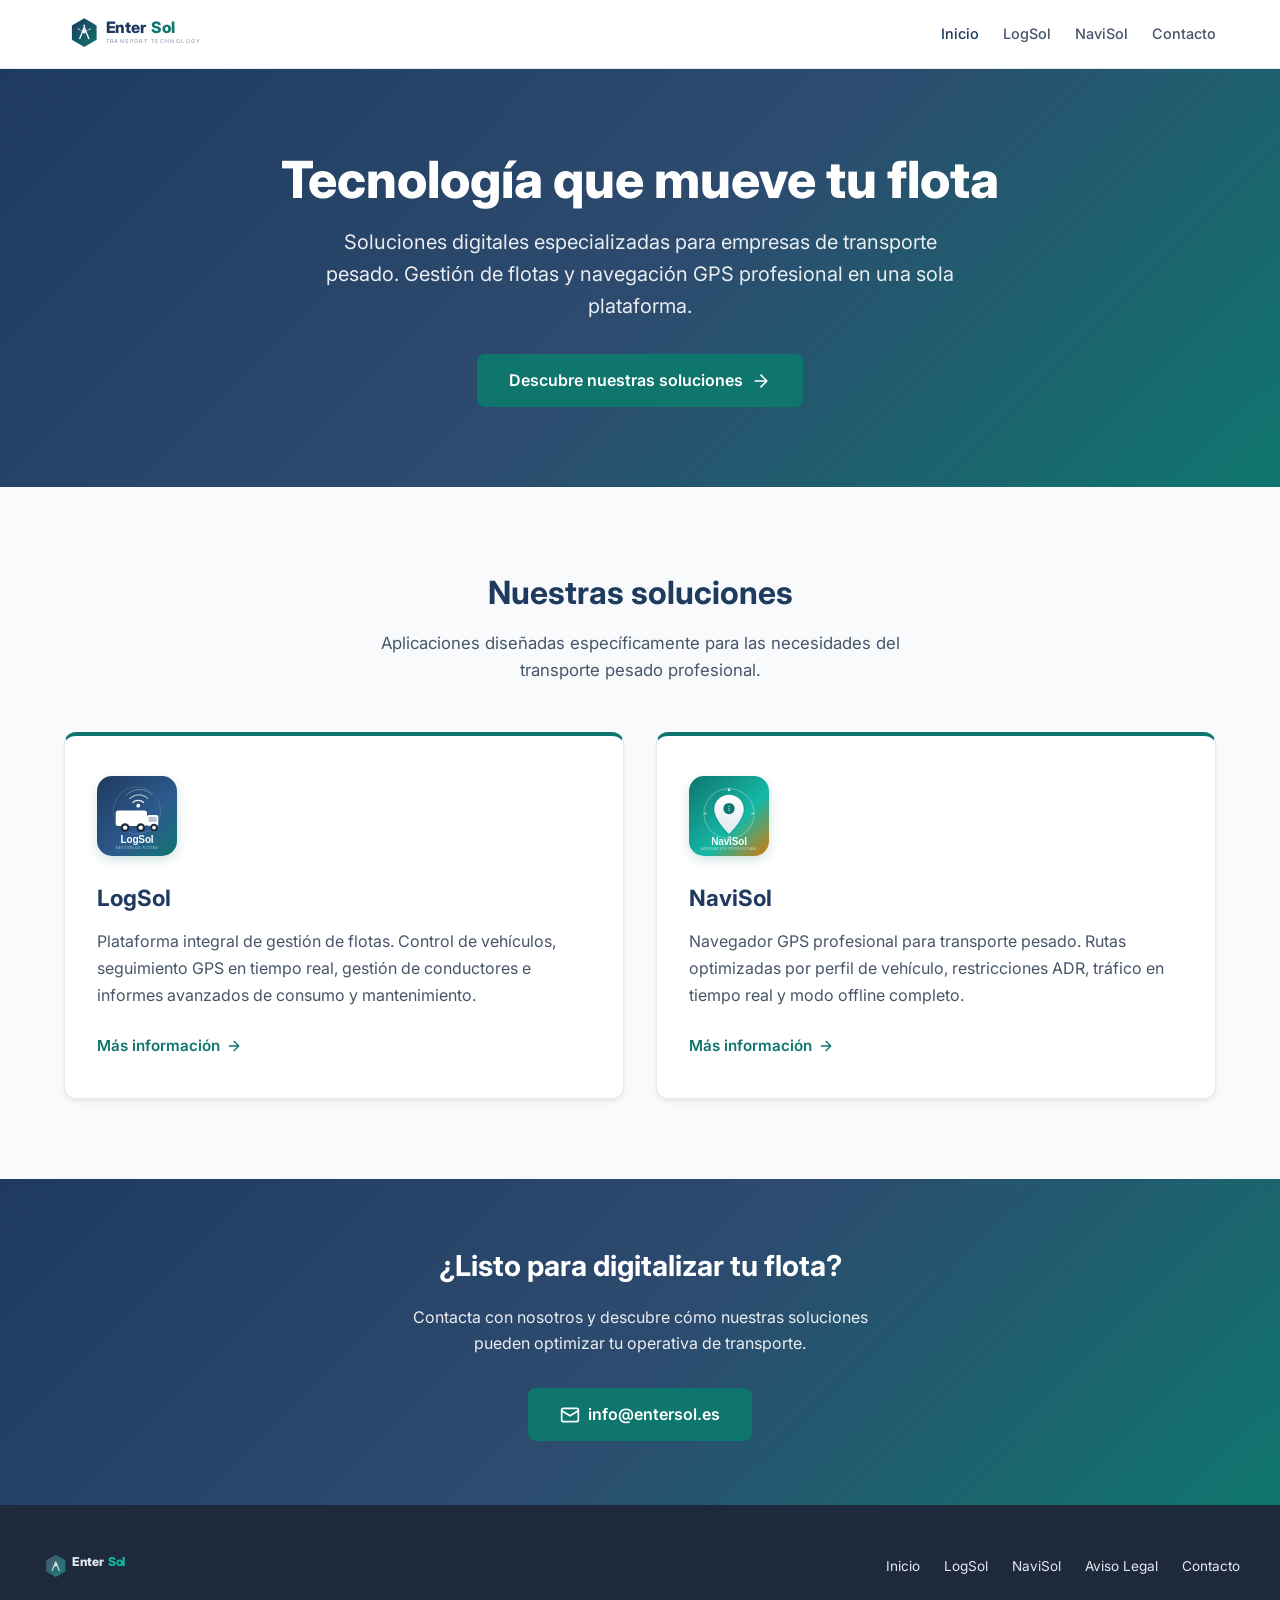
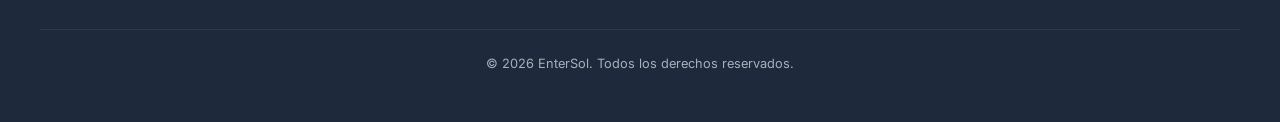
<file: index.html>
<!DOCTYPE html>
<html lang="es">
<head>
  <meta charset="UTF-8">
  <meta name="viewport" content="width=device-width, initial-scale=1.0">
  <meta name="description" content="EnterSol - Soluciones tecnológicas para el transporte pesado. Apps profesionales de gestión de flotas y navegación GPS.">
  <title>EnterSol | Soluciones de Apps para Transporte Pesado</title>
  <link rel="icon" type="image/svg+xml" href="logo-entersol-square.svg">
  <link rel="preconnect" href="https://fonts.googleapis.com">
  <link rel="preconnect" href="https://fonts.gstatic.com" crossorigin>
  <link href="https://fonts.googleapis.com/css2?family=Inter:wght@400;500;600;700;800&display=swap" rel="stylesheet">
  <link rel="stylesheet" href="styles.css">
</head>
<body>

  <!-- Header -->
  <header class="header">
    <div class="header__inner">
      <a href="index.html" class="header__logo">
        <svg viewBox="0 0 320 64" fill="none" xmlns="http://www.w3.org/2000/svg">
          <defs><linearGradient id="hg" x1="0" y1="0" x2="1" y2="1"><stop offset="0%" stop-color="#1e3a5f"/><stop offset="100%" stop-color="#0f766e"/></linearGradient></defs>
          <g transform="translate(6, 2)">
            <path d="M30 2L52 14.7V40.3L30 53 8 40.3V14.7Z" fill="url(#hg)"/>
            <path d="M22 38L30 18L38 38" stroke="white" stroke-width="2.4" fill="none" stroke-linecap="round" stroke-linejoin="round"/>
            <circle cx="30" cy="26" r="3.2" fill="white" opacity="0.95"/>
            <line x1="30" y1="22.8" x2="30" y2="16" stroke="white" stroke-width="1.6" stroke-linecap="round" opacity="0.7"/>
            <line x1="33" y1="25" x2="39" y2="22" stroke="white" stroke-width="1.4" stroke-linecap="round" opacity="0.55"/>
            <line x1="27" y1="25" x2="21" y2="22" stroke="white" stroke-width="1.4" stroke-linecap="round" opacity="0.55"/>
            <circle cx="30" cy="15" r="1.8" fill="white" opacity="0.8"/>
            <circle cx="40" cy="21.5" r="1.6" fill="white" opacity="0.6"/>
            <circle cx="20" cy="21.5" r="1.6" fill="white" opacity="0.6"/>
          </g>
          <text x="74" y="30" font-family="Inter, 'Segoe UI', Arial, sans-serif" font-size="28" font-weight="800" letter-spacing="-0.5" fill="#1e3a5f">Enter</text>
          <text x="155" y="30" font-family="Inter, 'Segoe UI', Arial, sans-serif" font-size="28" font-weight="800" letter-spacing="-0.5" fill="#0f766e">Sol</text>
          <text x="74" y="48" font-family="Inter, 'Segoe UI', Arial, sans-serif" font-size="9.5" font-weight="500" letter-spacing="2.5" fill="#94a3b8">TRANSPORT TECHNOLOGY</text>
        </svg>
      </a>
      <button class="nav__toggle" aria-label="Menú" onclick="document.querySelector('.nav').classList.toggle('nav--open')">
        <svg width="24" height="24" viewBox="0 0 24 24" fill="none" stroke="#1e3a5f" stroke-width="2" stroke-linecap="round">
          <line x1="3" y1="6" x2="21" y2="6"/><line x1="3" y1="12" x2="21" y2="12"/><line x1="3" y1="18" x2="21" y2="18"/>
        </svg>
      </button>
      <nav class="nav">
        <a href="index.html" class="nav__link nav__link--active">Inicio</a>
        <a href="logsol.html" class="nav__link">LogSol</a>
        <a href="navisol.html" class="nav__link">NaviSol</a>
        <a href="#contacto" class="nav__link">Contacto</a>
      </nav>
    </div>
  </header>

  <!-- Hero -->
  <section class="hero">
    <h1 class="hero__title">Tecnología que mueve tu flota</h1>
    <p class="hero__subtitle">Soluciones digitales especializadas para empresas de transporte pesado. Gestión de flotas y navegación GPS profesional en una sola plataforma.</p>
    <a href="#productos" class="hero__cta">
      Descubre nuestras soluciones
      <svg width="20" height="20" viewBox="0 0 24 24" fill="none" stroke="currentColor" stroke-width="2" stroke-linecap="round" stroke-linejoin="round"><path d="M5 12h14M12 5l7 7-7 7"/></svg>
    </a>
  </section>

  <!-- Productos -->
  <section class="section" id="productos">
    <div class="section__header">
      <h2 class="section__title">Nuestras soluciones</h2>
      <p class="section__desc">Aplicaciones diseñadas específicamente para las necesidades del transporte pesado profesional.</p>
    </div>
    <div class="products">
      <!-- LogSol -->
      <article class="product-card">
        <div class="product-card__icon">
          <img src="logo-logsol.svg" alt="LogSol" width="80" height="80">
        </div>
        <h3 class="product-card__name">LogSol</h3>
        <p class="product-card__desc">Plataforma integral de gestión de flotas. Control de vehículos, seguimiento GPS en tiempo real, gestión de conductores e informes avanzados de consumo y mantenimiento.</p>
        <a href="logsol.html" class="product-card__link">
          Más información
          <svg width="16" height="16" viewBox="0 0 24 24" fill="none" stroke="currentColor" stroke-width="2" stroke-linecap="round"><path d="M5 12h14M12 5l7 7-7 7"/></svg>
        </a>
      </article>
      <!-- NaviSol -->
      <article class="product-card">
        <div class="product-card__icon">
          <img src="logo-navisol.svg" alt="NaviSol" width="80" height="80">
        </div>
        <h3 class="product-card__name">NaviSol</h3>
        <p class="product-card__desc">Navegador GPS profesional para transporte pesado. Rutas optimizadas por perfil de vehículo, restricciones ADR, tráfico en tiempo real y modo offline completo.</p>
        <a href="navisol.html" class="product-card__link">
          Más información
          <svg width="16" height="16" viewBox="0 0 24 24" fill="none" stroke="currentColor" stroke-width="2" stroke-linecap="round"><path d="M5 12h14M12 5l7 7-7 7"/></svg>
        </a>
      </article>
    </div>
  </section>

  <!-- Contacto -->
  <section class="cta-section" id="contacto">
    <h2 class="cta-section__title">¿Listo para digitalizar tu flota?</h2>
    <p class="cta-section__desc">Contacta con nosotros y descubre cómo nuestras soluciones pueden optimizar tu operativa de transporte.</p>
    <a href="mailto:info@entersol.es" class="btn btn--accent">
      <svg width="20" height="20" viewBox="0 0 24 24" fill="none" stroke="currentColor" stroke-width="2" stroke-linecap="round" stroke-linejoin="round"><rect x="2" y="4" width="20" height="16" rx="2"/><path d="M22 7l-10 6L2 7"/></svg>
      info@entersol.es
    </a>
  </section>

  <!-- Footer -->
  <footer class="footer">
    <div class="footer__inner">
      <div class="footer__logo">
        <svg viewBox="0 0 320 64" fill="none" xmlns="http://www.w3.org/2000/svg">
          <defs><linearGradient id="fg" x1="0" y1="0" x2="1" y2="1"><stop offset="0%" stop-color="#64748b"/><stop offset="100%" stop-color="#14b8a6"/></linearGradient></defs>
          <g transform="translate(6, 2)">
            <path d="M30 2L52 14.7V40.3L30 53 8 40.3V14.7Z" fill="url(#fg)" opacity="0.6"/>
            <path d="M22 38L30 18L38 38" stroke="white" stroke-width="2.4" fill="none" stroke-linecap="round" stroke-linejoin="round" opacity="0.8"/>
            <circle cx="30" cy="26" r="3.2" fill="white" opacity="0.7"/>
          </g>
          <text x="74" y="30" font-family="Inter, 'Segoe UI', Arial, sans-serif" font-size="28" font-weight="800" letter-spacing="-0.5" fill="#e2e8f0">Enter</text>
          <text x="155" y="30" font-family="Inter, 'Segoe UI', Arial, sans-serif" font-size="28" font-weight="800" letter-spacing="-0.5" fill="#14b8a6">Sol</text>
        </svg>
      </div>
      <div class="footer__links">
        <a href="index.html">Inicio</a>
        <a href="logsol.html">LogSol</a>
        <a href="navisol.html">NaviSol</a>
        <a href="legal.html">Aviso Legal</a>
        <a href="mailto:info@entersol.es">Contacto</a>
      </div>
      <p class="footer__copy">&copy; 2026 EnterSol. Todos los derechos reservados.</p>
    </div>
  </footer>

</body>
</html>
</file>
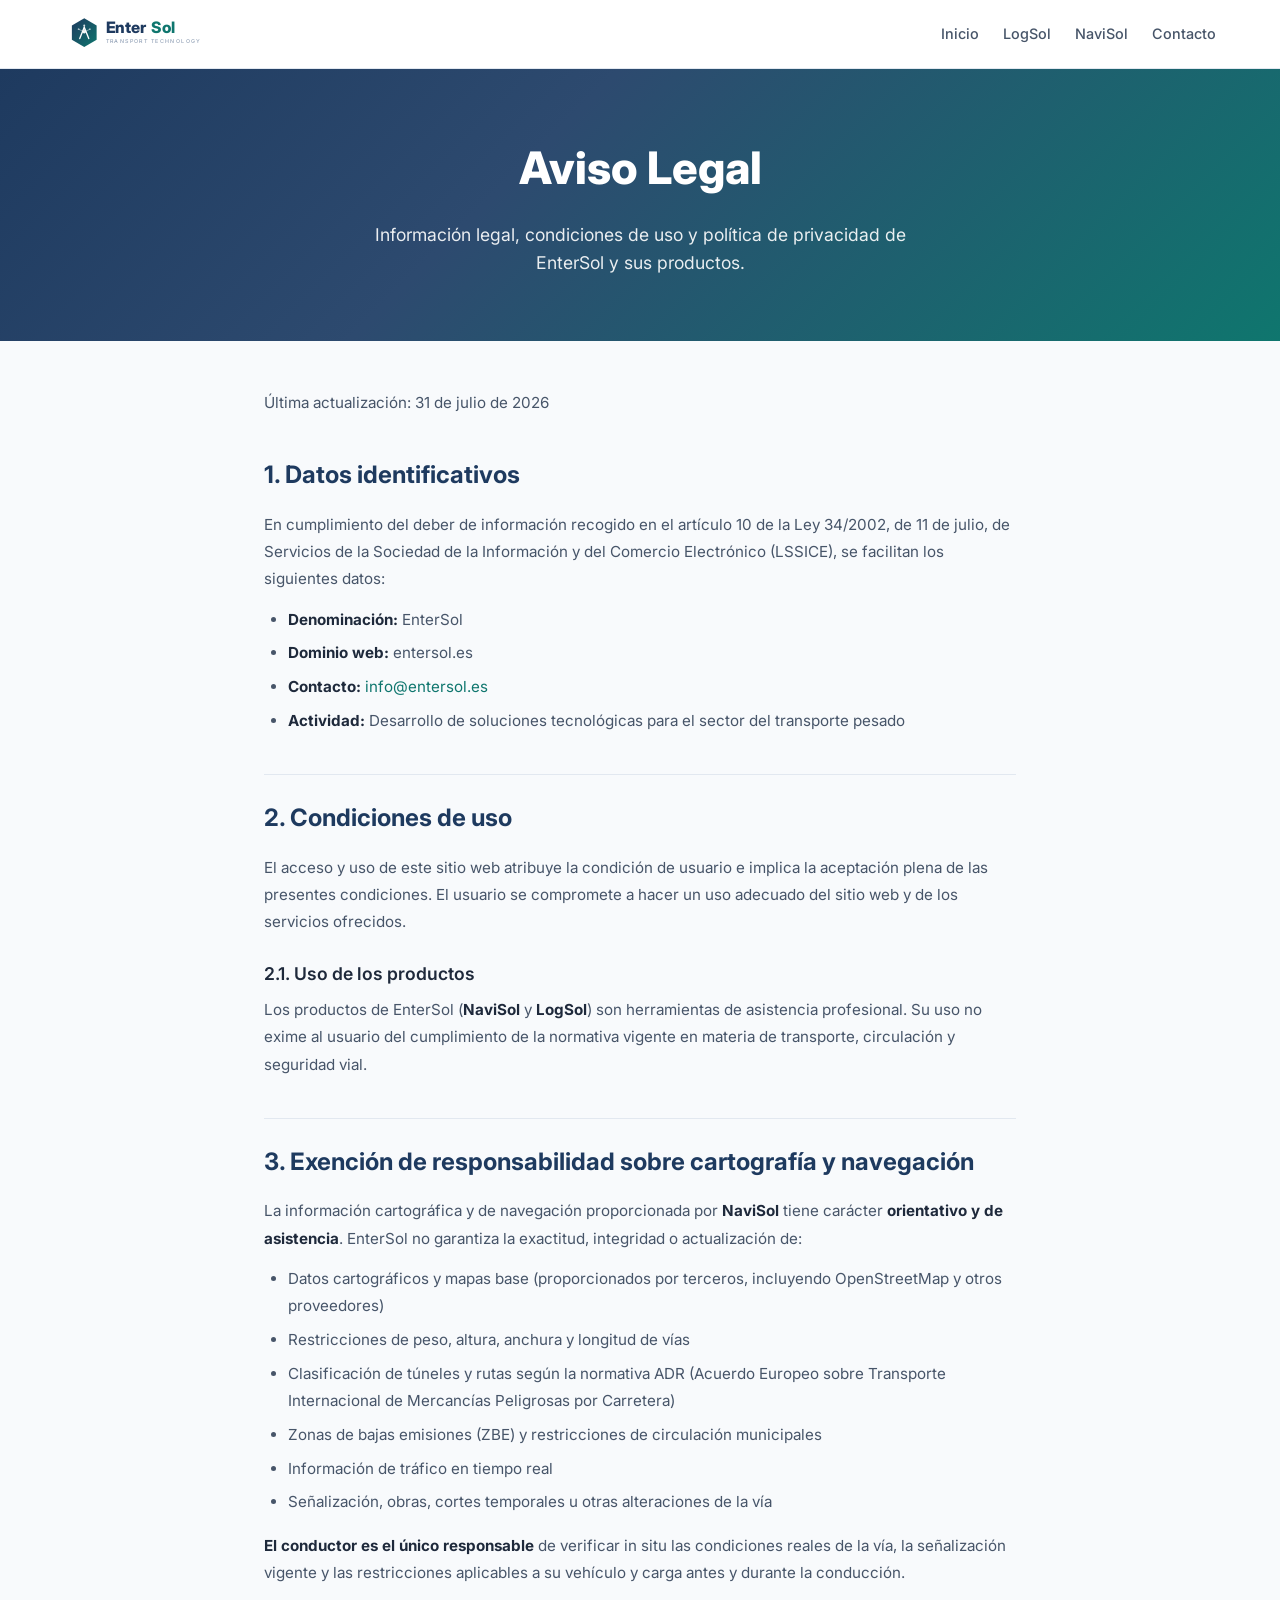
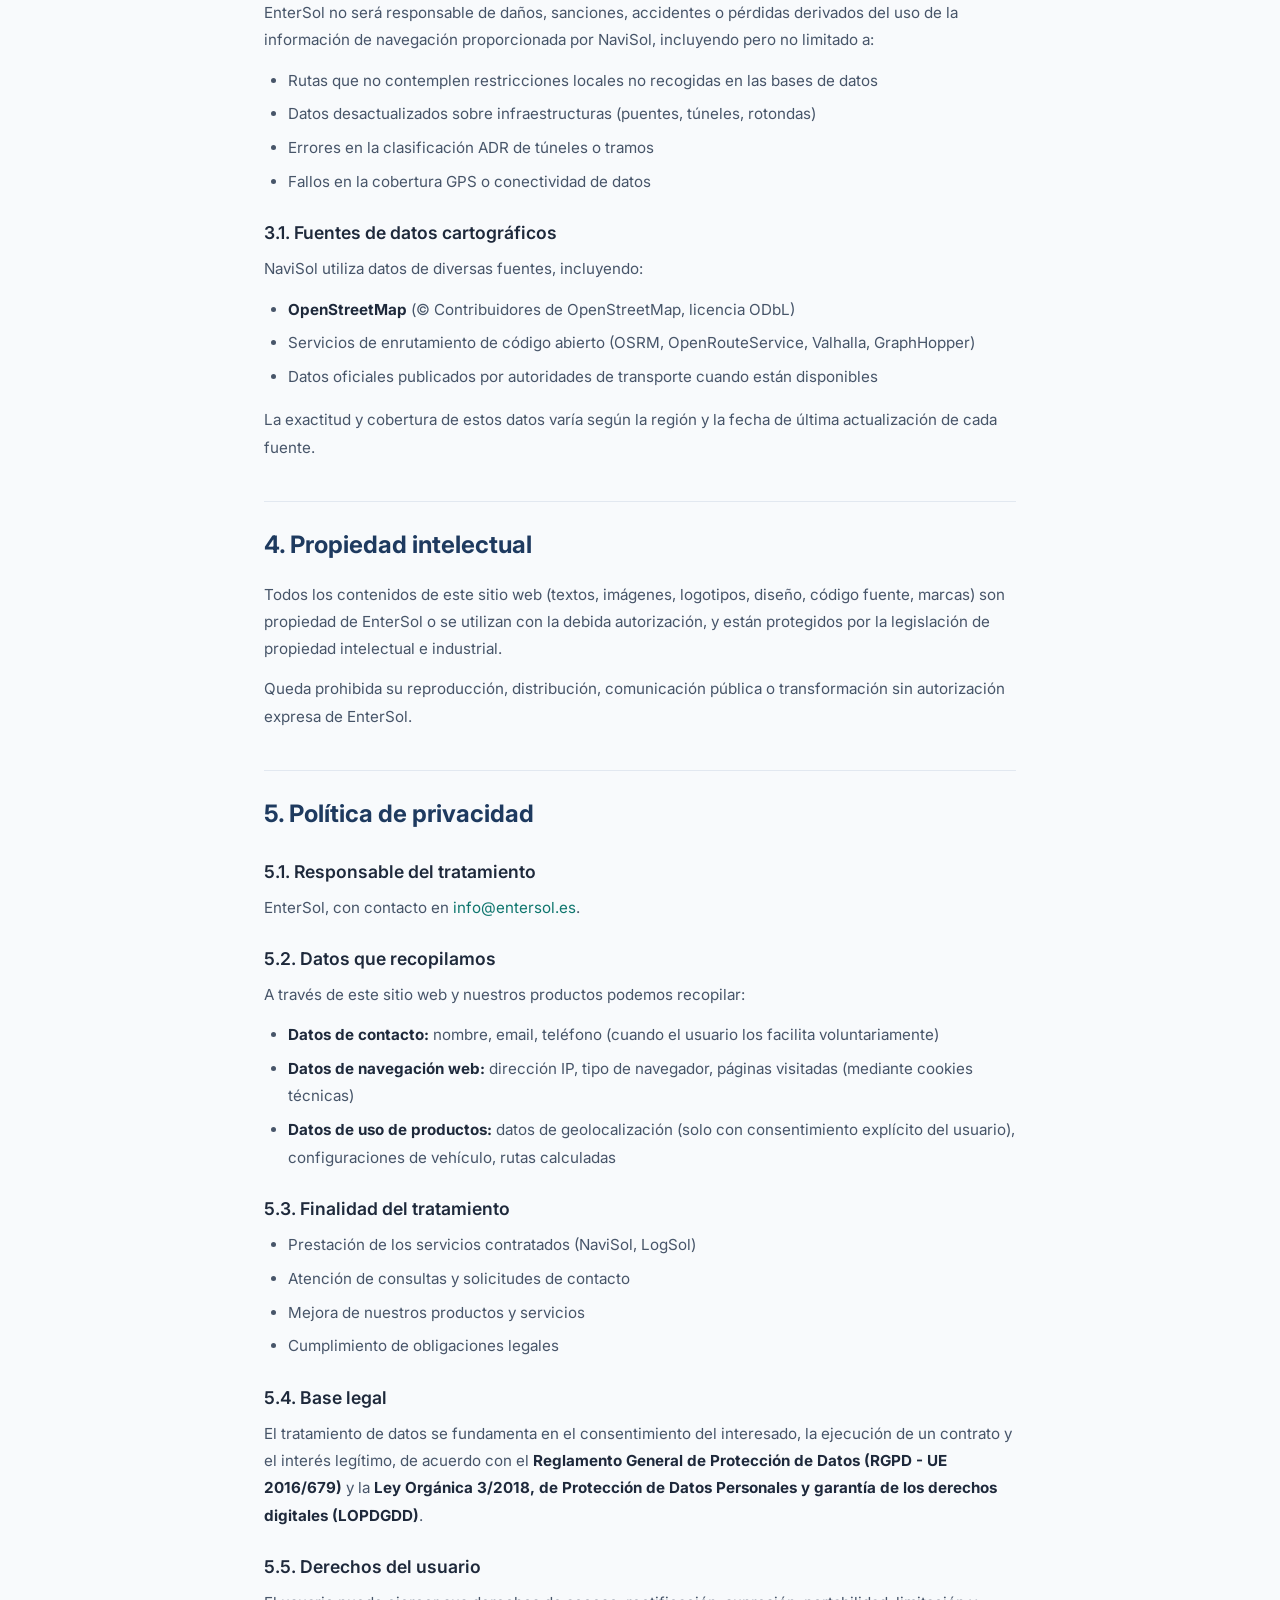
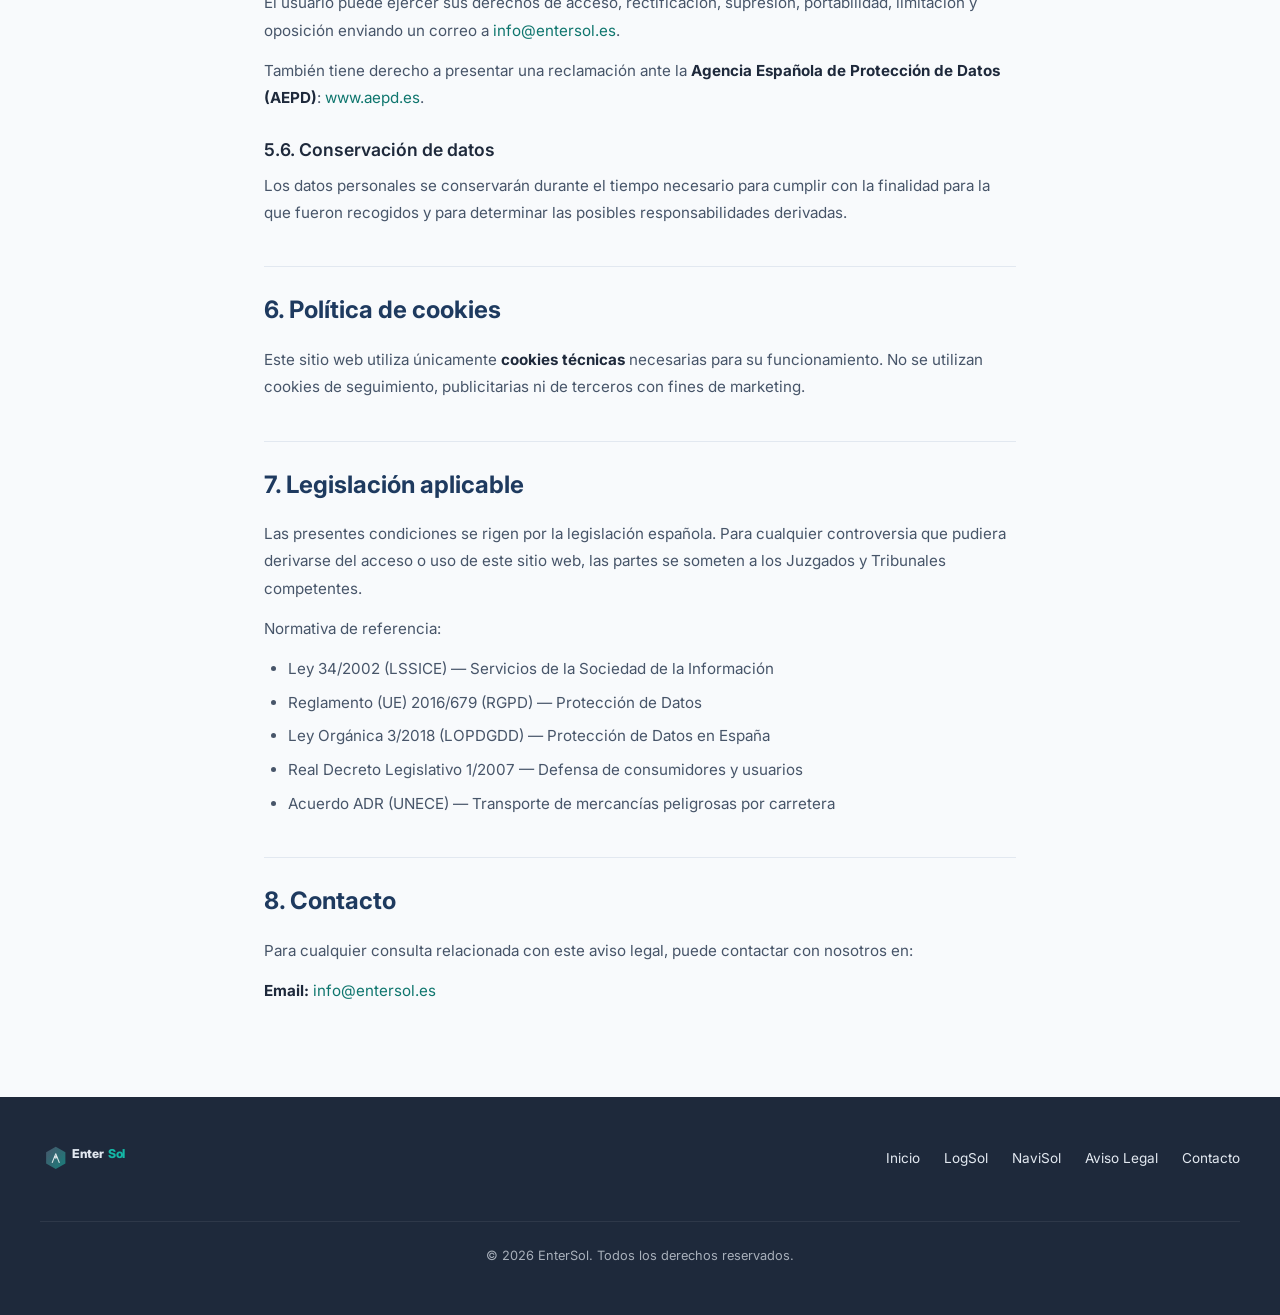
<file: legal.html>
<!DOCTYPE html>
<html lang="es">
<head>
  <meta charset="UTF-8">
  <meta name="viewport" content="width=device-width, initial-scale=1.0">
  <meta name="description" content="Aviso legal, política de privacidad y condiciones de uso de EnterSol y sus productos NaviSol y LogSol.">
  <title>Aviso Legal | EnterSol</title>
  <link rel="icon" type="image/svg+xml" href="logo-entersol-square.svg">
  <link rel="preconnect" href="https://fonts.googleapis.com">
  <link rel="preconnect" href="https://fonts.gstatic.com" crossorigin>
  <link href="https://fonts.googleapis.com/css2?family=Inter:wght@400;500;600;700;800&display=swap" rel="stylesheet">
  <link rel="stylesheet" href="styles.css">
  <style>
    .legal { max-width: 800px; margin: 0 auto; padding: 3rem 1.5rem 5rem; }
    .legal h2 { font-size: 1.5rem; font-weight: 700; color: var(--color-primary); margin-top: 2.5rem; margin-bottom: 1rem; padding-top: 1.5rem; border-top: 1px solid var(--color-gray-200); }
    .legal h2:first-of-type { border-top: none; padding-top: 0; }
    .legal h3 { font-size: 1.1rem; font-weight: 600; color: var(--color-gray-800); margin-top: 1.5rem; margin-bottom: 0.5rem; }
    .legal p, .legal li { color: var(--color-gray-600); line-height: 1.8; margin-bottom: 0.8rem; font-size: 0.95rem; }
    .legal ul { padding-left: 1.5rem; margin-bottom: 1rem; }
    .legal li { margin-bottom: 0.4rem; }
    .legal strong { color: var(--color-gray-800); }
    .legal-updated { color: var(--color-gray-600); font-size: 0.85rem; margin-bottom: 2rem; }
  </style>
</head>
<body>

  <!-- Header -->
  <header class="header">
    <div class="header__inner">
      <a href="index.html" class="header__logo">
        <svg viewBox="0 0 320 64" fill="none" xmlns="http://www.w3.org/2000/svg">
          <defs><linearGradient id="hg" x1="0" y1="0" x2="1" y2="1"><stop offset="0%" stop-color="#1e3a5f"/><stop offset="100%" stop-color="#0f766e"/></linearGradient></defs>
          <g transform="translate(6, 2)">
            <path d="M30 2L52 14.7V40.3L30 53 8 40.3V14.7Z" fill="url(#hg)"/>
            <path d="M22 38L30 18L38 38" stroke="white" stroke-width="2.4" fill="none" stroke-linecap="round" stroke-linejoin="round"/>
            <circle cx="30" cy="26" r="3.2" fill="white" opacity="0.95"/>
            <line x1="30" y1="22.8" x2="30" y2="16" stroke="white" stroke-width="1.6" stroke-linecap="round" opacity="0.7"/>
            <line x1="33" y1="25" x2="39" y2="22" stroke="white" stroke-width="1.4" stroke-linecap="round" opacity="0.55"/>
            <line x1="27" y1="25" x2="21" y2="22" stroke="white" stroke-width="1.4" stroke-linecap="round" opacity="0.55"/>
            <circle cx="30" cy="15" r="1.8" fill="white" opacity="0.8"/>
            <circle cx="40" cy="21.5" r="1.6" fill="white" opacity="0.6"/>
            <circle cx="20" cy="21.5" r="1.6" fill="white" opacity="0.6"/>
          </g>
          <text x="74" y="30" font-family="Inter, 'Segoe UI', Arial, sans-serif" font-size="28" font-weight="800" letter-spacing="-0.5" fill="#1e3a5f">Enter</text>
          <text x="155" y="30" font-family="Inter, 'Segoe UI', Arial, sans-serif" font-size="28" font-weight="800" letter-spacing="-0.5" fill="#0f766e">Sol</text>
          <text x="74" y="48" font-family="Inter, 'Segoe UI', Arial, sans-serif" font-size="9.5" font-weight="500" letter-spacing="2.5" fill="#94a3b8">TRANSPORT TECHNOLOGY</text>
        </svg>
      </a>
      <button class="nav__toggle" aria-label="Menú" onclick="document.querySelector('.nav').classList.toggle('nav--open')">
        <svg width="24" height="24" viewBox="0 0 24 24" fill="none" stroke="#1e3a5f" stroke-width="2" stroke-linecap="round">
          <line x1="3" y1="6" x2="21" y2="6"/><line x1="3" y1="12" x2="21" y2="12"/><line x1="3" y1="18" x2="21" y2="18"/>
        </svg>
      </button>
      <nav class="nav">
        <a href="index.html" class="nav__link">Inicio</a>
        <a href="logsol.html" class="nav__link">LogSol</a>
        <a href="navisol.html" class="nav__link">NaviSol</a>
        <a href="index.html#contacto" class="nav__link">Contacto</a>
      </nav>
    </div>
  </header>

  <!-- Page Hero -->
  <section class="page-hero">
    <h1 class="page-hero__title">Aviso Legal</h1>
    <p class="page-hero__desc">Información legal, condiciones de uso y política de privacidad de EnterSol y sus productos.</p>
  </section>

  <!-- Legal Content -->
  <div class="legal">
    <p class="legal-updated">Última actualización: 31 de julio de 2026</p>

    <h2>1. Datos identificativos</h2>
    <p>En cumplimiento del deber de información recogido en el artículo 10 de la Ley 34/2002, de 11 de julio, de Servicios de la Sociedad de la Información y del Comercio Electrónico (LSSICE), se facilitan los siguientes datos:</p>
    <ul>
      <li><strong>Denominación:</strong> EnterSol</li>
      <li><strong>Dominio web:</strong> entersol.es</li>
      <li><strong>Contacto:</strong> <a href="mailto:info@entersol.es" style="color: var(--color-accent);">info@entersol.es</a></li>
      <li><strong>Actividad:</strong> Desarrollo de soluciones tecnológicas para el sector del transporte pesado</li>
    </ul>

    <h2>2. Condiciones de uso</h2>
    <p>El acceso y uso de este sitio web atribuye la condición de usuario e implica la aceptación plena de las presentes condiciones. El usuario se compromete a hacer un uso adecuado del sitio web y de los servicios ofrecidos.</p>

    <h3>2.1. Uso de los productos</h3>
    <p>Los productos de EnterSol (<strong>NaviSol</strong> y <strong>LogSol</strong>) son herramientas de asistencia profesional. Su uso no exime al usuario del cumplimiento de la normativa vigente en materia de transporte, circulación y seguridad vial.</p>

    <h2>3. Exención de responsabilidad sobre cartografía y navegación</h2>
    <p>La información cartográfica y de navegación proporcionada por <strong>NaviSol</strong> tiene carácter <strong>orientativo y de asistencia</strong>. EnterSol no garantiza la exactitud, integridad o actualización de:</p>
    <ul>
      <li>Datos cartográficos y mapas base (proporcionados por terceros, incluyendo OpenStreetMap y otros proveedores)</li>
      <li>Restricciones de peso, altura, anchura y longitud de vías</li>
      <li>Clasificación de túneles y rutas según la normativa ADR (Acuerdo Europeo sobre Transporte Internacional de Mercancías Peligrosas por Carretera)</li>
      <li>Zonas de bajas emisiones (ZBE) y restricciones de circulación municipales</li>
      <li>Información de tráfico en tiempo real</li>
      <li>Señalización, obras, cortes temporales u otras alteraciones de la vía</li>
    </ul>
    <p><strong>El conductor es el único responsable</strong> de verificar in situ las condiciones reales de la vía, la señalización vigente y las restricciones aplicables a su vehículo y carga antes y durante la conducción.</p>
    <p>EnterSol no será responsable de daños, sanciones, accidentes o pérdidas derivados del uso de la información de navegación proporcionada por NaviSol, incluyendo pero no limitado a:</p>
    <ul>
      <li>Rutas que no contemplen restricciones locales no recogidas en las bases de datos</li>
      <li>Datos desactualizados sobre infraestructuras (puentes, túneles, rotondas)</li>
      <li>Errores en la clasificación ADR de túneles o tramos</li>
      <li>Fallos en la cobertura GPS o conectividad de datos</li>
    </ul>

    <h3>3.1. Fuentes de datos cartográficos</h3>
    <p>NaviSol utiliza datos de diversas fuentes, incluyendo:</p>
    <ul>
      <li><strong>OpenStreetMap</strong> (© Contribuidores de OpenStreetMap, licencia ODbL)</li>
      <li>Servicios de enrutamiento de código abierto (OSRM, OpenRouteService, Valhalla, GraphHopper)</li>
      <li>Datos oficiales publicados por autoridades de transporte cuando están disponibles</li>
    </ul>
    <p>La exactitud y cobertura de estos datos varía según la región y la fecha de última actualización de cada fuente.</p>

    <h2>4. Propiedad intelectual</h2>
    <p>Todos los contenidos de este sitio web (textos, imágenes, logotipos, diseño, código fuente, marcas) son propiedad de EnterSol o se utilizan con la debida autorización, y están protegidos por la legislación de propiedad intelectual e industrial.</p>
    <p>Queda prohibida su reproducción, distribución, comunicación pública o transformación sin autorización expresa de EnterSol.</p>

    <h2>5. Política de privacidad</h2>

    <h3>5.1. Responsable del tratamiento</h3>
    <p>EnterSol, con contacto en <a href="mailto:info@entersol.es" style="color: var(--color-accent);">info@entersol.es</a>.</p>

    <h3>5.2. Datos que recopilamos</h3>
    <p>A través de este sitio web y nuestros productos podemos recopilar:</p>
    <ul>
      <li><strong>Datos de contacto:</strong> nombre, email, teléfono (cuando el usuario los facilita voluntariamente)</li>
      <li><strong>Datos de navegación web:</strong> dirección IP, tipo de navegador, páginas visitadas (mediante cookies técnicas)</li>
      <li><strong>Datos de uso de productos:</strong> datos de geolocalización (solo con consentimiento explícito del usuario), configuraciones de vehículo, rutas calculadas</li>
    </ul>

    <h3>5.3. Finalidad del tratamiento</h3>
    <ul>
      <li>Prestación de los servicios contratados (NaviSol, LogSol)</li>
      <li>Atención de consultas y solicitudes de contacto</li>
      <li>Mejora de nuestros productos y servicios</li>
      <li>Cumplimiento de obligaciones legales</li>
    </ul>

    <h3>5.4. Base legal</h3>
    <p>El tratamiento de datos se fundamenta en el consentimiento del interesado, la ejecución de un contrato y el interés legítimo, de acuerdo con el <strong>Reglamento General de Protección de Datos (RGPD - UE 2016/679)</strong> y la <strong>Ley Orgánica 3/2018, de Protección de Datos Personales y garantía de los derechos digitales (LOPDGDD)</strong>.</p>

    <h3>5.5. Derechos del usuario</h3>
    <p>El usuario puede ejercer sus derechos de acceso, rectificación, supresión, portabilidad, limitación y oposición enviando un correo a <a href="mailto:info@entersol.es" style="color: var(--color-accent);">info@entersol.es</a>.</p>
    <p>También tiene derecho a presentar una reclamación ante la <strong>Agencia Española de Protección de Datos (AEPD)</strong>: <a href="https://www.aepd.es" target="_blank" rel="noopener" style="color: var(--color-accent);">www.aepd.es</a>.</p>

    <h3>5.6. Conservación de datos</h3>
    <p>Los datos personales se conservarán durante el tiempo necesario para cumplir con la finalidad para la que fueron recogidos y para determinar las posibles responsabilidades derivadas.</p>

    <h2>6. Política de cookies</h2>
    <p>Este sitio web utiliza únicamente <strong>cookies técnicas</strong> necesarias para su funcionamiento. No se utilizan cookies de seguimiento, publicitarias ni de terceros con fines de marketing.</p>

    <h2>7. Legislación aplicable</h2>
    <p>Las presentes condiciones se rigen por la legislación española. Para cualquier controversia que pudiera derivarse del acceso o uso de este sitio web, las partes se someten a los Juzgados y Tribunales competentes.</p>
    <p>Normativa de referencia:</p>
    <ul>
      <li>Ley 34/2002 (LSSICE) — Servicios de la Sociedad de la Información</li>
      <li>Reglamento (UE) 2016/679 (RGPD) — Protección de Datos</li>
      <li>Ley Orgánica 3/2018 (LOPDGDD) — Protección de Datos en España</li>
      <li>Real Decreto Legislativo 1/2007 — Defensa de consumidores y usuarios</li>
      <li>Acuerdo ADR (UNECE) — Transporte de mercancías peligrosas por carretera</li>
    </ul>

    <h2>8. Contacto</h2>
    <p>Para cualquier consulta relacionada con este aviso legal, puede contactar con nosotros en:</p>
    <p><strong>Email:</strong> <a href="mailto:info@entersol.es" style="color: var(--color-accent);">info@entersol.es</a></p>
  </div>

  <!-- Footer -->
  <footer class="footer">
    <div class="footer__inner">
      <div class="footer__logo">
        <svg viewBox="0 0 320 64" fill="none" xmlns="http://www.w3.org/2000/svg">
          <defs><linearGradient id="fg" x1="0" y1="0" x2="1" y2="1"><stop offset="0%" stop-color="#64748b"/><stop offset="100%" stop-color="#14b8a6"/></linearGradient></defs>
          <g transform="translate(6, 2)">
            <path d="M30 2L52 14.7V40.3L30 53 8 40.3V14.7Z" fill="url(#fg)" opacity="0.6"/>
            <path d="M22 38L30 18L38 38" stroke="white" stroke-width="2.4" fill="none" stroke-linecap="round" stroke-linejoin="round" opacity="0.8"/>
            <circle cx="30" cy="26" r="3.2" fill="white" opacity="0.7"/>
          </g>
          <text x="74" y="30" font-family="Inter, 'Segoe UI', Arial, sans-serif" font-size="28" font-weight="800" letter-spacing="-0.5" fill="#e2e8f0">Enter</text>
          <text x="155" y="30" font-family="Inter, 'Segoe UI', Arial, sans-serif" font-size="28" font-weight="800" letter-spacing="-0.5" fill="#14b8a6">Sol</text>
        </svg>
      </div>
      <div class="footer__links">
        <a href="index.html">Inicio</a>
        <a href="logsol.html">LogSol</a>
        <a href="navisol.html">NaviSol</a>
        <a href="legal.html">Aviso Legal</a>
        <a href="mailto:info@entersol.es">Contacto</a>
      </div>
      <p class="footer__copy">&copy; 2026 EnterSol. Todos los derechos reservados.</p>
    </div>
  </footer>

</body>
</html>
</file>
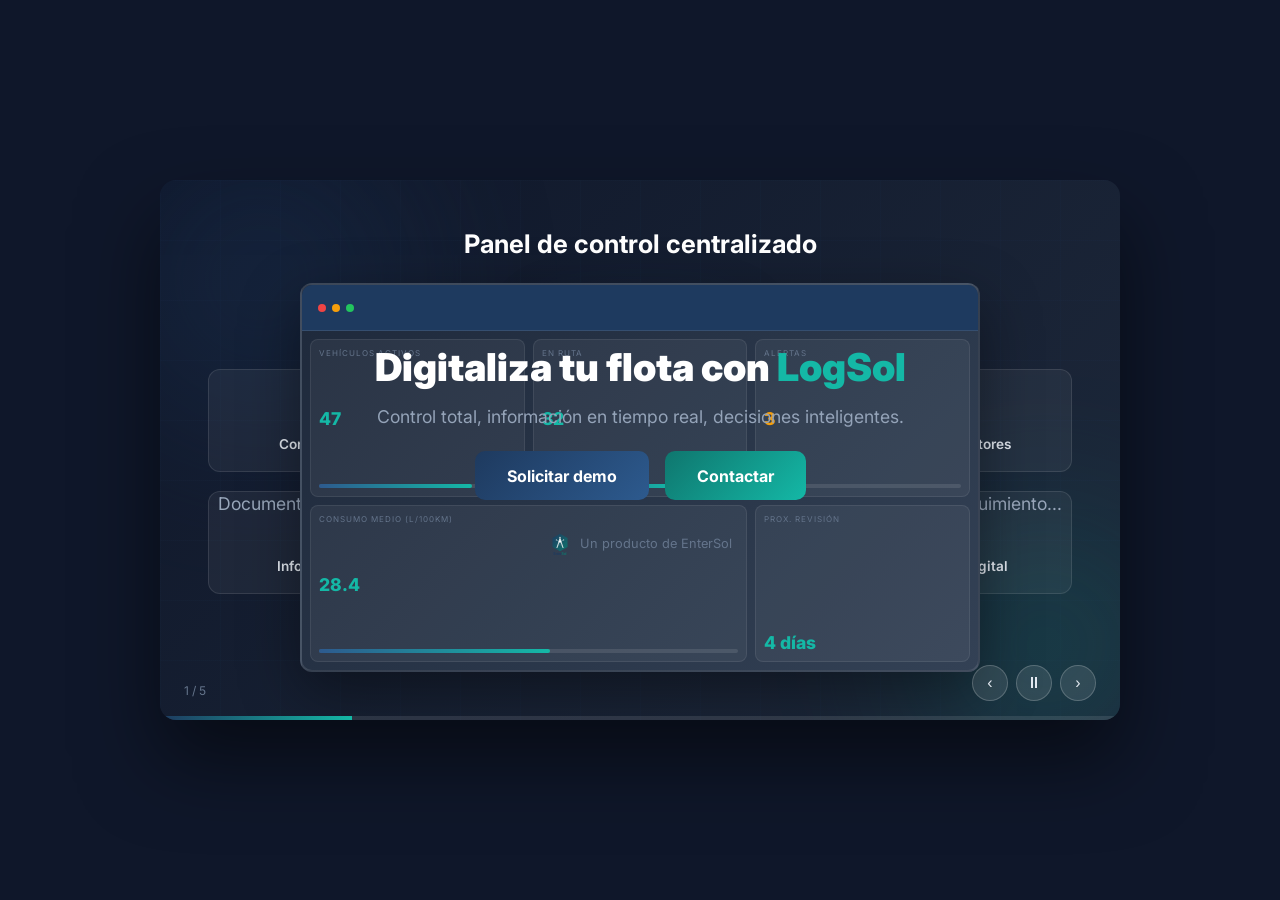
<file: logsol-presentacion.html>
<!DOCTYPE html>
<html lang="es">
<head>
  <meta charset="UTF-8">
  <meta name="viewport" content="width=device-width, initial-scale=1.0">
  <title>LogSol — Presentación</title>
  <link rel="icon" type="image/svg+xml" href="logo-logsol.svg">
  <link rel="preconnect" href="https://fonts.googleapis.com">
  <link rel="preconnect" href="https://fonts.gstatic.com" crossorigin>
  <link href="https://fonts.googleapis.com/css2?family=Inter:wght@400;500;600;700;800;900&display=swap" rel="stylesheet">
  <style>
    *, *::before, *::after { box-sizing: border-box; margin: 0; padding: 0; }
    :root {
      --blue: #1e3a5f;
      --blue-light: #2d5a8e;
      --teal: #0f766e;
      --teal-light: #14b8a6;
      --dark: #0f172a;
    }
    body {
      font-family: 'Inter', sans-serif;
      background: var(--dark);
      color: #fff;
      overflow: hidden;
      height: 100vh;
      display: flex;
      align-items: center;
      justify-content: center;
    }

    .presentation {
      width: 100%;
      max-width: 960px;
      aspect-ratio: 16/9;
      position: relative;
      overflow: hidden;
      border-radius: 16px;
      background: linear-gradient(135deg, #0f172a 0%, #1e293b 100%);
      box-shadow: 0 40px 80px rgba(0,0,0,0.5);
    }

    .bg-grid {
      position: absolute; inset: 0;
      background-image: 
        linear-gradient(rgba(30,58,95,0.08) 1px, transparent 1px),
        linear-gradient(90deg, rgba(30,58,95,0.08) 1px, transparent 1px);
      background-size: 60px 60px;
      animation: gridMove 20s linear infinite;
    }
    @keyframes gridMove { to { background-position: 60px 60px; } }

    .bg-glow {
      position: absolute; border-radius: 50%; filter: blur(80px); opacity: 0.3;
      animation: pulse 4s ease-in-out infinite alternate;
    }
    .bg-glow--blue { width: 300px; height: 300px; background: var(--blue); top: -50px; left: -50px; }
    .bg-glow--teal { width: 250px; height: 250px; background: var(--teal); bottom: -50px; right: -50px; animation-delay: 2s; }
    @keyframes pulse { from { transform: scale(1); } to { transform: scale(1.2); } }

    .slide {
      position: absolute; inset: 0;
      display: flex; flex-direction: column;
      align-items: center; justify-content: center;
      padding: 3rem;
      opacity: 0; transform: translateY(30px);
      animation: slideIn 0.8s ease forwards;
      animation-play-state: paused;
    }
    @keyframes slideIn { to { opacity: 1; transform: translateY(0); } }
    @keyframes slideOut { from { opacity: 1; transform: translateY(0); } to { opacity: 0; transform: translateY(-30px); } }
    .slide.active { animation-play-state: running; }
    .slide.exit { animation: slideOut 0.6s ease forwards; }

    /* Slide 1: Logo */
    .slide-logo .logo-container { animation: logoReveal 1.2s ease 0.3s both; }
    @keyframes logoReveal { from { opacity: 0; transform: scale(0.8) rotate(-5deg); } to { opacity: 1; transform: scale(1) rotate(0); } }
    .slide-logo img { width: 180px; height: 180px; border-radius: 32px; box-shadow: 0 20px 60px rgba(30,58,95,0.5); }
    .slide-logo h1 {
      margin-top: 1.5rem; font-size: 3rem; font-weight: 900;
      background: linear-gradient(135deg, var(--blue-light), var(--teal-light));
      -webkit-background-clip: text; -webkit-text-fill-color: transparent;
      animation: textReveal 0.8s ease 0.8s both;
    }
    .slide-logo p {
      margin-top: 0.5rem; font-size: 1.1rem; color: #94a3b8; letter-spacing: 3px; text-transform: uppercase;
      animation: textReveal 0.8s ease 1.2s both;
    }
    @keyframes textReveal { from { opacity: 0; transform: translateY(10px); } to { opacity: 1; transform: translateY(0); } }

    /* Slide 2: Problem */
    .slide-problem h2 { font-size: 2.2rem; font-weight: 800; text-align: center; max-width: 700px; line-height: 1.3; }
    .slide-problem h2 span { color: var(--teal-light); }
    .slide-problem .subtitle { margin-top: 1rem; color: #94a3b8; font-size: 1.1rem; text-align: center; }

    /* Slide 3: Features */
    .slide-features h2 { font-size: 1.6rem; font-weight: 700; margin-bottom: 2rem; color: var(--teal-light); }
    .features-grid { display: grid; grid-template-columns: repeat(3, 1fr); gap: 1.2rem; width: 100%; }
    .feat-item {
      background: rgba(255,255,255,0.05); border: 1px solid rgba(255,255,255,0.1);
      border-radius: 12px; padding: 1.2rem; text-align: center;
      animation: featPop 0.5s ease both;
    }
    .feat-item:nth-child(1) { animation-delay: 0.2s; }
    .feat-item:nth-child(2) { animation-delay: 0.35s; }
    .feat-item:nth-child(3) { animation-delay: 0.5s; }
    .feat-item:nth-child(4) { animation-delay: 0.65s; }
    .feat-item:nth-child(5) { animation-delay: 0.8s; }
    .feat-item:nth-child(6) { animation-delay: 0.95s; }
    @keyframes featPop { from { opacity: 0; transform: scale(0.9); } to { opacity: 1; transform: scale(1); } }
    .feat-item__icon { font-size: 2rem; margin-bottom: 0.5rem; }
    .feat-item__title { font-size: 0.85rem; font-weight: 600; color: #e2e8f0; }

    /* Slide 4: Dashboard mockup */
    .slide-mockup h2 { font-size: 1.6rem; font-weight: 700; margin-bottom: 1.5rem; }
    .mockup-frame {
      width: 85%; max-width: 680px; aspect-ratio: 16/10;
      background: linear-gradient(135deg, #1e293b, #334155);
      border-radius: 12px; border: 2px solid rgba(255,255,255,0.1);
      position: relative; overflow: hidden;
      box-shadow: 0 20px 60px rgba(0,0,0,0.4);
      animation: mockupIn 0.8s ease 0.3s both;
    }
    @keyframes mockupIn { from { opacity: 0; transform: perspective(800px) rotateX(5deg) scale(0.95); } to { opacity: 1; transform: perspective(800px) rotateX(0) scale(1); } }
    .mockup-header {
      height: 12%; background: var(--blue); display: flex; align-items: center; padding: 0 1rem;
      border-bottom: 1px solid rgba(255,255,255,0.1);
    }
    .mockup-header__dot { width: 8px; height: 8px; border-radius: 50%; margin-right: 6px; }
    .mockup-header__dot--green { background: #22c55e; }
    .mockup-header__dot--amber { background: #f59e0b; }
    .mockup-header__dot--red { background: #ef4444; }
    .mockup-body { display: grid; grid-template-columns: 1fr 1fr 1fr; gap: 8px; padding: 8px; height: 88%; }
    .mockup-card {
      background: rgba(255,255,255,0.05); border-radius: 8px; padding: 8px;
      border: 1px solid rgba(255,255,255,0.08);
      display: flex; flex-direction: column; justify-content: space-between;
      animation: cardFade 0.5s ease both;
    }
    .mockup-card:nth-child(1) { animation-delay: 0.5s; }
    .mockup-card:nth-child(2) { animation-delay: 0.7s; }
    .mockup-card:nth-child(3) { animation-delay: 0.9s; }
    .mockup-card:nth-child(4) { grid-column: span 2; animation-delay: 1.1s; }
    .mockup-card:nth-child(5) { animation-delay: 1.3s; }
    @keyframes cardFade { from { opacity: 0; } to { opacity: 1; } }
    .mockup-card__label { font-size: 0.5rem; color: #64748b; text-transform: uppercase; letter-spacing: 1px; }
    .mockup-card__value { font-size: 1.1rem; font-weight: 800; color: var(--teal-light); }
    .mockup-card__bar { height: 4px; border-radius: 2px; background: rgba(255,255,255,0.1); margin-top: 4px; }
    .mockup-card__bar-fill { height: 100%; border-radius: 2px; background: linear-gradient(90deg, var(--blue-light), var(--teal-light)); }

    /* Slide 5: CTA */
    .slide-cta h2 { font-size: 2.4rem; font-weight: 900; text-align: center; margin-bottom: 1rem; }
    .slide-cta h2 span { color: var(--teal-light); }
    .slide-cta .cta-buttons { display: flex; gap: 1rem; margin-top: 1.5rem; }
    .slide-cta .btn {
      padding: 0.9rem 2rem; border-radius: 10px; font-weight: 700; font-size: 1rem;
      text-decoration: none; transition: transform 0.2s;
    }
    .slide-cta .btn:hover { transform: translateY(-2px); }
    .slide-cta .btn--primary { background: linear-gradient(135deg, var(--blue), var(--blue-light)); color: #fff; }
    .slide-cta .btn--teal { background: linear-gradient(135deg, var(--teal), var(--teal-light)); color: #fff; }
    .slide-cta .brand { margin-top: 2rem; display: flex; align-items: center; gap: 0.5rem; color: #64748b; font-size: 0.8rem; }
    .slide-cta .brand img { width: 24px; height: 24px; border-radius: 6px; }

    /* Progress bar */
    .progress { position: absolute; bottom: 0; left: 0; right: 0; height: 4px; background: rgba(255,255,255,0.1); }
    .progress__bar { height: 100%; background: linear-gradient(90deg, var(--blue), var(--teal-light)); width: 0%; transition: width 0.3s; }

    /* Controls */
    .controls { position: absolute; bottom: 1.2rem; right: 1.5rem; display: flex; gap: 0.5rem; z-index: 10; }
    .controls button {
      width: 36px; height: 36px; border-radius: 50%;
      background: rgba(255,255,255,0.1); border: 1px solid rgba(255,255,255,0.2);
      color: #e2e8f0; font-size: 1rem; cursor: pointer;
      display: flex; align-items: center; justify-content: center; transition: background 0.2s;
    }
    .controls button:hover { background: rgba(255,255,255,0.2); }
    .slide-counter { position: absolute; bottom: 1.4rem; left: 1.5rem; font-size: 0.75rem; color: #64748b; z-index: 10; }
  </style>
</head>
<body>
  <div class="presentation" id="presentation">
    <div class="bg-grid"></div>
    <div class="bg-glow bg-glow--blue"></div>
    <div class="bg-glow bg-glow--teal"></div>

    <!-- Slide 1: Logo -->
    <div class="slide slide-logo active" data-slide="0">
      <div class="logo-container">
        <img src="logo-logsol.svg" alt="LogSol">
      </div>
      <h1>LogSol</h1>
      <p>Gestión de flotas</p>
    </div>

    <!-- Slide 2: Problem -->
    <div class="slide slide-problem" data-slide="1">
      <h2>Gestionar una flota con hojas de cálculo <span>ya no es viable</span></h2>
      <p class="subtitle">Documentos perdidos, mantenimientos olvidados, consumos sin control, conductores sin seguimiento...</p>
    </div>

    <!-- Slide 3: Features -->
    <div class="slide slide-features" data-slide="2">
      <h2>Todo bajo control</h2>
      <div class="features-grid">
        <div class="feat-item">
          <div class="feat-item__icon">🚛</div>
          <div class="feat-item__title">Control de vehículos</div>
        </div>
        <div class="feat-item">
          <div class="feat-item__icon">📍</div>
          <div class="feat-item__title">Seguimiento GPS</div>
        </div>
        <div class="feat-item">
          <div class="feat-item__icon">👤</div>
          <div class="feat-item__title">Gestión de conductores</div>
        </div>
        <div class="feat-item">
          <div class="feat-item__icon">⛽</div>
          <div class="feat-item__title">Informes de consumo</div>
        </div>
        <div class="feat-item">
          <div class="feat-item__icon">🔧</div>
          <div class="feat-item__title">Mantenimiento preventivo</div>
        </div>
        <div class="feat-item">
          <div class="feat-item__icon">📄</div>
          <div class="feat-item__title">Documentación digital</div>
        </div>
      </div>
    </div>

    <!-- Slide 4: Dashboard -->
    <div class="slide slide-mockup" data-slide="3">
      <h2>Panel de control centralizado</h2>
      <div class="mockup-frame">
        <div class="mockup-header">
          <div class="mockup-header__dot mockup-header__dot--red"></div>
          <div class="mockup-header__dot mockup-header__dot--amber"></div>
          <div class="mockup-header__dot mockup-header__dot--green"></div>
        </div>
        <div class="mockup-body">
          <div class="mockup-card">
            <span class="mockup-card__label">Vehículos activos</span>
            <span class="mockup-card__value">47</span>
            <div class="mockup-card__bar"><div class="mockup-card__bar-fill" style="width:78%"></div></div>
          </div>
          <div class="mockup-card">
            <span class="mockup-card__label">En ruta</span>
            <span class="mockup-card__value">32</span>
            <div class="mockup-card__bar"><div class="mockup-card__bar-fill" style="width:68%"></div></div>
          </div>
          <div class="mockup-card">
            <span class="mockup-card__label">Alertas</span>
            <span class="mockup-card__value" style="color:#f59e0b">3</span>
            <div class="mockup-card__bar"><div class="mockup-card__bar-fill" style="width:15%; background:#f59e0b"></div></div>
          </div>
          <div class="mockup-card">
            <span class="mockup-card__label">Consumo medio (l/100km)</span>
            <span class="mockup-card__value">28.4</span>
            <div class="mockup-card__bar"><div class="mockup-card__bar-fill" style="width:55%"></div></div>
          </div>
          <div class="mockup-card">
            <span class="mockup-card__label">Prox. revisión</span>
            <span class="mockup-card__value">4 días</span>
          </div>
        </div>
      </div>
    </div>

    <!-- Slide 5: CTA -->
    <div class="slide slide-cta" data-slide="4">
      <h2>Digitaliza tu flota con <span>LogSol</span></h2>
      <p style="color:#94a3b8; font-size:1.1rem;">Control total, información en tiempo real, decisiones inteligentes.</p>
      <div class="cta-buttons">
        <a href="mailto:info@entersol.es" class="btn btn--primary">Solicitar demo</a>
        <a href="mailto:info@entersol.es" class="btn btn--teal">Contactar</a>
      </div>
      <div class="brand">
        <img src="logo-entersol-square.svg" alt="EnterSol">
        Un producto de EnterSol
      </div>
    </div>

    <div class="progress"><div class="progress__bar" id="progressBar"></div></div>
    <div class="slide-counter" id="slideCounter">1 / 5</div>
    <div class="controls">
      <button id="prevBtn" aria-label="Anterior">‹</button>
      <button id="playBtn" aria-label="Play/Pause">▶</button>
      <button id="nextBtn" aria-label="Siguiente">›</button>
    </div>
  </div>

  <script>
    const slides = document.querySelectorAll('.slide');
    const progressBar = document.getElementById('progressBar');
    const slideCounter = document.getElementById('slideCounter');
    const playBtn = document.getElementById('playBtn');
    let current = 0;
    let autoplay = null;
    const DURATION = 5000;

    function goTo(index) {
      slides[current].classList.remove('active');
      slides[current].classList.add('exit');
      setTimeout(() => slides[current].classList.remove('exit'), 600);
      current = (index + slides.length) % slides.length;
      slides[current].classList.add('active');
      progressBar.style.width = ((current + 1) / slides.length * 100) + '%';
      slideCounter.textContent = (current + 1) + ' / ' + slides.length;
    }

    function next() { goTo(current + 1); }
    function prev() { goTo(current - 1); }
    function startAutoplay() { autoplay = setInterval(next, DURATION); playBtn.textContent = '⏸'; }
    function stopAutoplay() { clearInterval(autoplay); autoplay = null; playBtn.textContent = '▶'; }

    document.getElementById('nextBtn').addEventListener('click', () => { stopAutoplay(); next(); });
    document.getElementById('prevBtn').addEventListener('click', () => { stopAutoplay(); prev(); });
    playBtn.addEventListener('click', () => { autoplay ? stopAutoplay() : startAutoplay(); });
    document.addEventListener('keydown', (e) => {
      if (e.key === 'ArrowRight' || e.key === ' ') { e.preventDefault(); stopAutoplay(); next(); }
      if (e.key === 'ArrowLeft') { stopAutoplay(); prev(); }
    });

    progressBar.style.width = '20%';
    startAutoplay();
  </script>
</body>
</html>
</file>
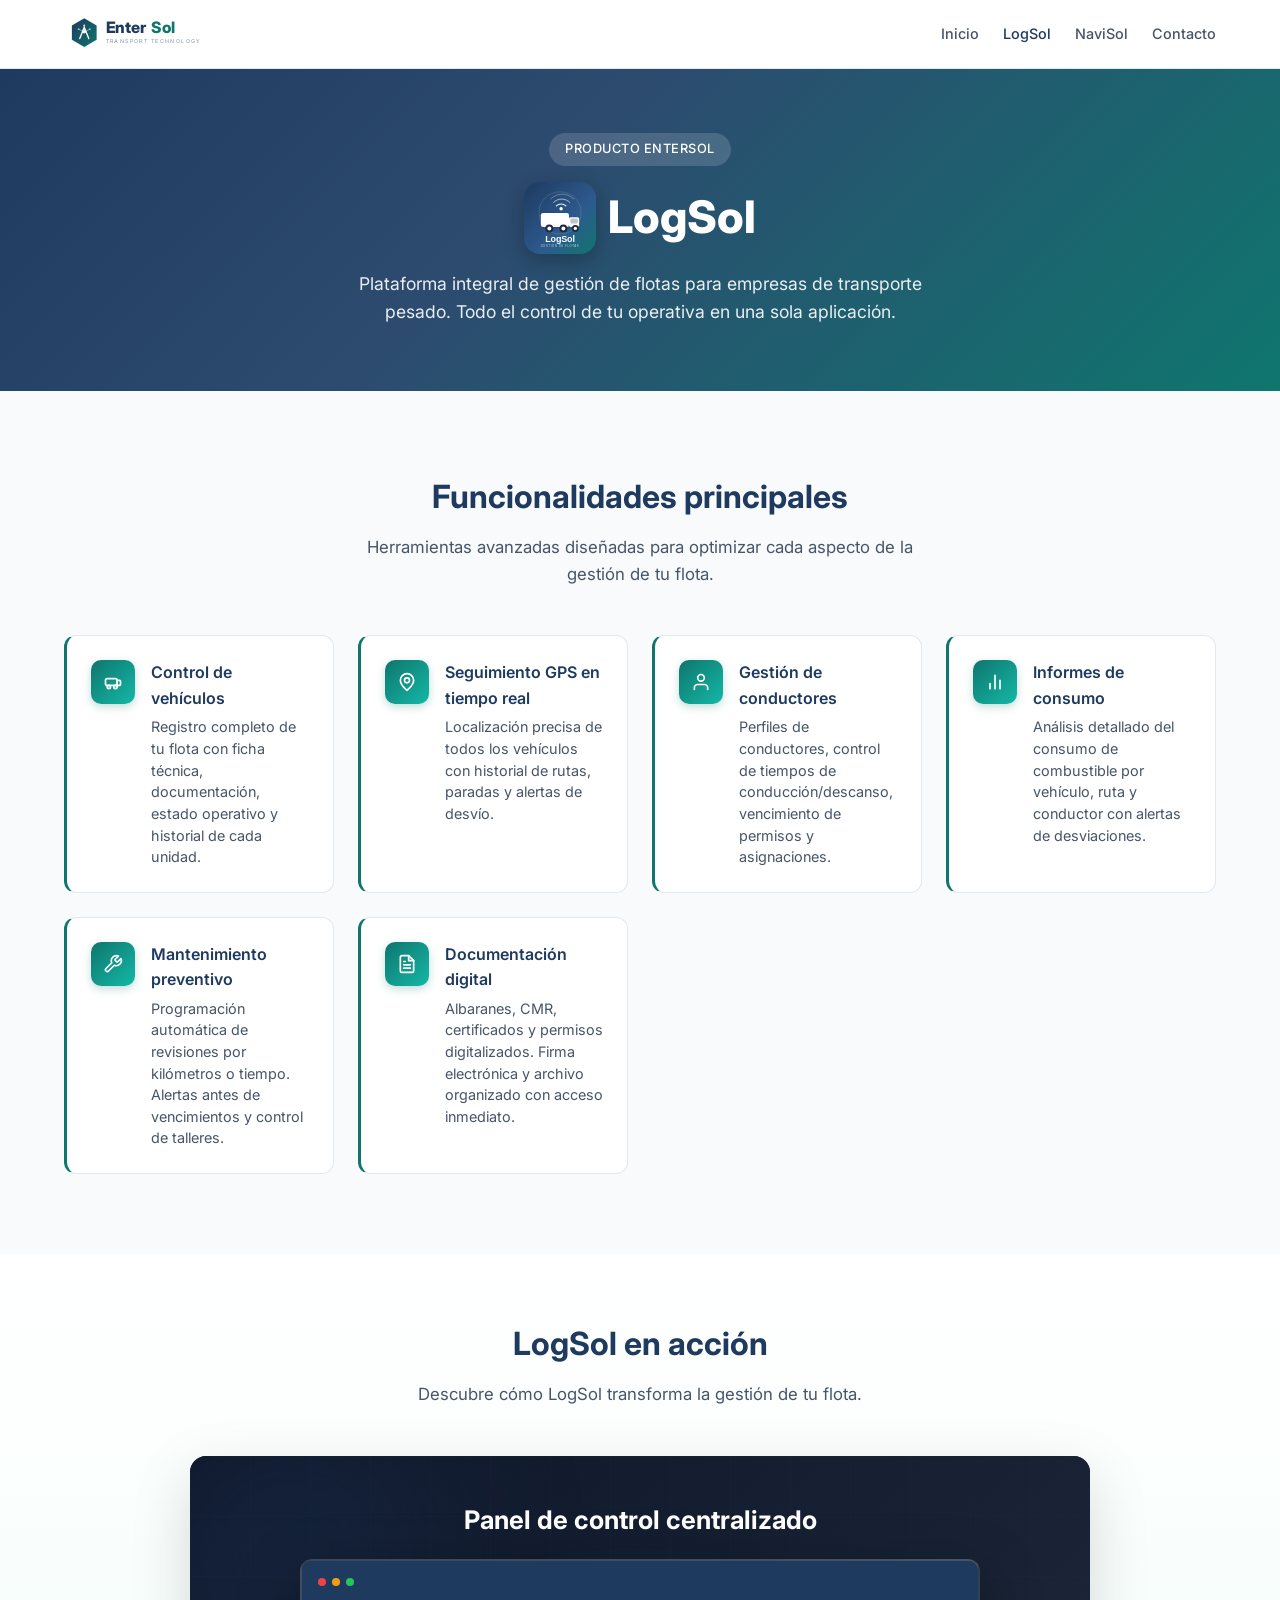
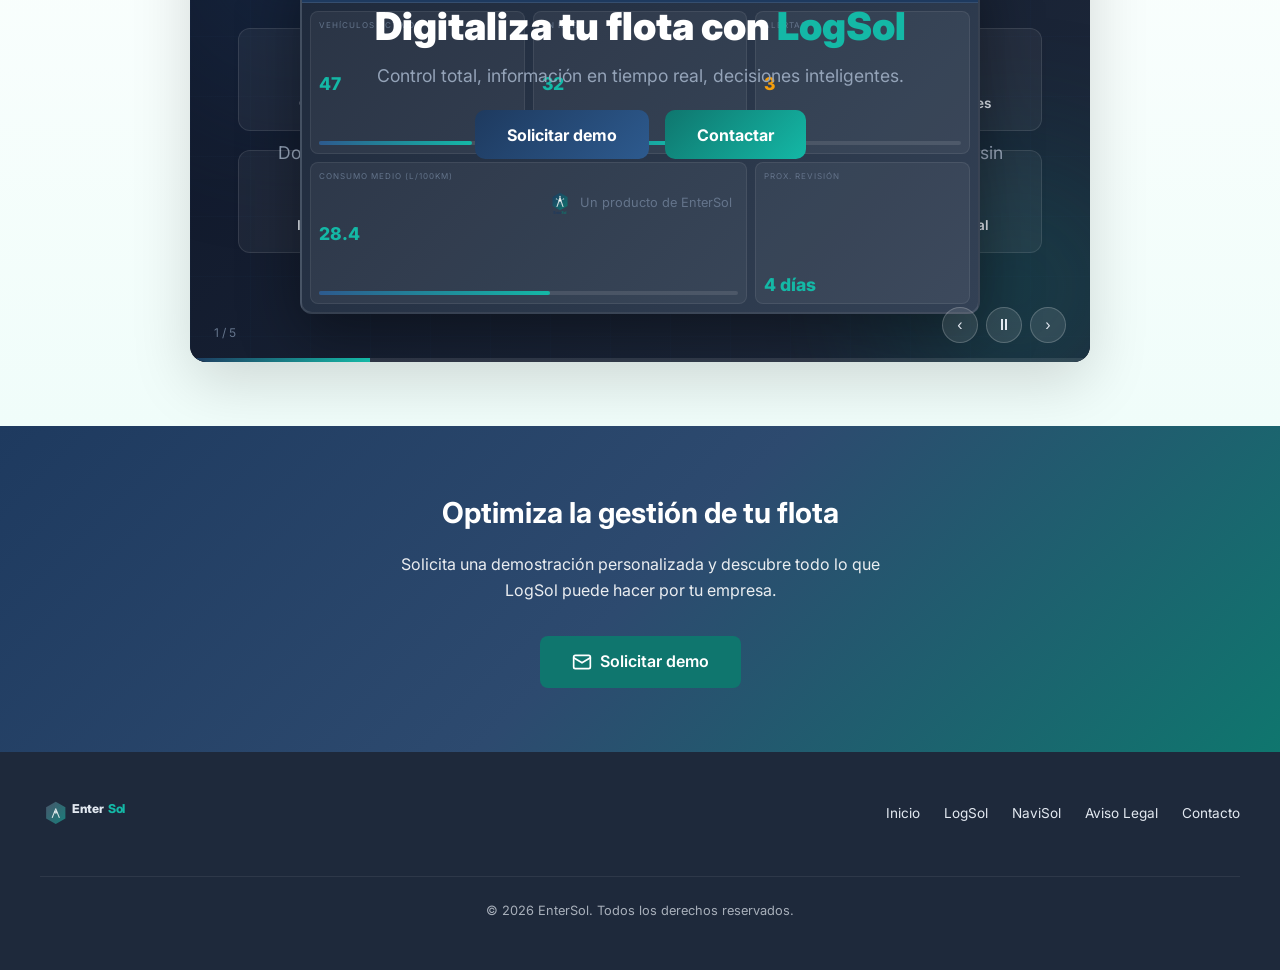
<file: logsol.html>
<!DOCTYPE html>
<html lang="es">
<head>
  <meta charset="UTF-8">
  <meta name="viewport" content="width=device-width, initial-scale=1.0">
  <meta name="description" content="LogSol - App de gestión de flotas para empresas de transporte pesado. Control de vehículos, seguimiento GPS y gestión integral.">
  <title>LogSol | Gestión de Flotas - EnterSol</title>
  <link rel="icon" type="image/svg+xml" href="logo-logsol.svg">
  <link rel="preconnect" href="https://fonts.googleapis.com">
  <link rel="preconnect" href="https://fonts.gstatic.com" crossorigin>
  <link href="https://fonts.googleapis.com/css2?family=Inter:wght@400;500;600;700;800&display=swap" rel="stylesheet">
  <link rel="stylesheet" href="styles.css">
</head>
<body>

  <!-- Header -->
  <header class="header">
    <div class="header__inner">
      <a href="index.html" class="header__logo">
        <svg viewBox="0 0 320 64" fill="none" xmlns="http://www.w3.org/2000/svg">
          <defs><linearGradient id="hg" x1="0" y1="0" x2="1" y2="1"><stop offset="0%" stop-color="#1e3a5f"/><stop offset="100%" stop-color="#0f766e"/></linearGradient></defs>
          <g transform="translate(6, 2)">
            <path d="M30 2L52 14.7V40.3L30 53 8 40.3V14.7Z" fill="url(#hg)"/>
            <path d="M22 38L30 18L38 38" stroke="white" stroke-width="2.4" fill="none" stroke-linecap="round" stroke-linejoin="round"/>
            <circle cx="30" cy="26" r="3.2" fill="white" opacity="0.95"/>
            <line x1="30" y1="22.8" x2="30" y2="16" stroke="white" stroke-width="1.6" stroke-linecap="round" opacity="0.7"/>
            <line x1="33" y1="25" x2="39" y2="22" stroke="white" stroke-width="1.4" stroke-linecap="round" opacity="0.55"/>
            <line x1="27" y1="25" x2="21" y2="22" stroke="white" stroke-width="1.4" stroke-linecap="round" opacity="0.55"/>
            <circle cx="30" cy="15" r="1.8" fill="white" opacity="0.8"/>
            <circle cx="40" cy="21.5" r="1.6" fill="white" opacity="0.6"/>
            <circle cx="20" cy="21.5" r="1.6" fill="white" opacity="0.6"/>
          </g>
          <text x="74" y="30" font-family="Inter, 'Segoe UI', Arial, sans-serif" font-size="28" font-weight="800" letter-spacing="-0.5" fill="#1e3a5f">Enter</text>
          <text x="155" y="30" font-family="Inter, 'Segoe UI', Arial, sans-serif" font-size="28" font-weight="800" letter-spacing="-0.5" fill="#0f766e">Sol</text>
          <text x="74" y="48" font-family="Inter, 'Segoe UI', Arial, sans-serif" font-size="9.5" font-weight="500" letter-spacing="2.5" fill="#94a3b8">TRANSPORT TECHNOLOGY</text>
        </svg>
      </a>
      <button class="nav__toggle" aria-label="Menú" onclick="document.querySelector('.nav').classList.toggle('nav--open')">
        <svg width="24" height="24" viewBox="0 0 24 24" fill="none" stroke="#1e3a5f" stroke-width="2" stroke-linecap="round">
          <line x1="3" y1="6" x2="21" y2="6"/><line x1="3" y1="12" x2="21" y2="12"/><line x1="3" y1="18" x2="21" y2="18"/>
        </svg>
      </button>
      <nav class="nav">
        <a href="index.html" class="nav__link">Inicio</a>
        <a href="logsol.html" class="nav__link nav__link--active">LogSol</a>
        <a href="navisol.html" class="nav__link">NaviSol</a>
        <a href="index.html#contacto" class="nav__link">Contacto</a>
      </nav>
    </div>
  </header>

  <!-- Page Hero -->
  <section class="page-hero">
    <span class="page-hero__badge">Producto EnterSol</span>
    <h1 class="page-hero__title">
      <img src="logo-logsol.svg" alt="LogSol" class="page-hero__logo">
      LogSol
    </h1>
    <p class="page-hero__desc">Plataforma integral de gestión de flotas para empresas de transporte pesado. Todo el control de tu operativa en una sola aplicación.</p>
  </section>

  <!-- Features -->
  <section class="section">
    <div class="section__header">
      <h2 class="section__title">Funcionalidades principales</h2>
      <p class="section__desc">Herramientas avanzadas diseñadas para optimizar cada aspecto de la gestión de tu flota.</p>
    </div>
    <div class="features">
      <!-- Control de vehículos -->
      <div class="feature">
        <div class="feature__icon">
          <svg viewBox="0 0 24 24"><rect x="3" y="8" width="14" height="8" rx="2"/><rect x="17" y="10" width="4" height="6" rx="1"/><circle cx="7" cy="18" r="2"/><circle cx="15" cy="18" r="2"/></svg>
        </div>
        <div class="feature__text">
          <h3>Control de vehículos</h3>
          <p>Registro completo de tu flota con ficha técnica, documentación, estado operativo y historial de cada unidad.</p>
        </div>
      </div>
      <!-- Seguimiento GPS -->
      <div class="feature">
        <div class="feature__icon">
          <svg viewBox="0 0 24 24"><circle cx="12" cy="10" r="3"/><path d="M12 2a8 8 0 00-8 8c0 5.4 8 12 8 12s8-6.6 8-12a8 8 0 00-8-8z"/></svg>
        </div>
        <div class="feature__text">
          <h3>Seguimiento GPS en tiempo real</h3>
          <p>Localización precisa de todos los vehículos con historial de rutas, paradas y alertas de desvío.</p>
        </div>
      </div>
      <!-- Gestión de conductores -->
      <div class="feature">
        <div class="feature__icon">
          <svg viewBox="0 0 24 24"><path d="M20 21v-2a4 4 0 00-4-4H8a4 4 0 00-4 4v2"/><circle cx="12" cy="7" r="4"/></svg>
        </div>
        <div class="feature__text">
          <h3>Gestión de conductores</h3>
          <p>Perfiles de conductores, control de tiempos de conducción/descanso, vencimiento de permisos y asignaciones.</p>
        </div>
      </div>
      <!-- Informes de consumo -->
      <div class="feature">
        <div class="feature__icon">
          <svg viewBox="0 0 24 24"><path d="M18 20V10M12 20V4M6 20v-6"/></svg>
        </div>
        <div class="feature__text">
          <h3>Informes de consumo</h3>
          <p>Análisis detallado del consumo de combustible por vehículo, ruta y conductor con alertas de desviaciones.</p>
        </div>
      </div>
      <!-- Mantenimiento preventivo -->
      <div class="feature">
        <div class="feature__icon">
          <svg viewBox="0 0 24 24"><path d="M14.7 6.3a1 1 0 000 1.4l1.6 1.6a1 1 0 001.4 0l3.77-3.77a6 6 0 01-7.94 7.94l-6.91 6.91a2.12 2.12 0 01-3-3l6.91-6.91a6 6 0 017.94-7.94l-3.76 3.76z"/></svg>
        </div>
        <div class="feature__text">
          <h3>Mantenimiento preventivo</h3>
          <p>Programación automática de revisiones por kilómetros o tiempo. Alertas antes de vencimientos y control de talleres.</p>
        </div>
      </div>
      <!-- Documentación digital -->
      <div class="feature">
        <div class="feature__icon">
          <svg viewBox="0 0 24 24"><path d="M14 2H6a2 2 0 00-2 2v16a2 2 0 002 2h12a2 2 0 002-2V8z"/><path d="M14 2v6h6M16 13H8M16 17H8M10 9H8"/></svg>
        </div>
        <div class="feature__text">
          <h3>Documentación digital</h3>
          <p>Albaranes, CMR, certificados y permisos digitalizados. Firma electrónica y archivo organizado con acceso inmediato.</p>
        </div>
      </div>
    </div>
  </section>

  <!-- Video Presentación -->
  <section class="section--alt" style="padding: 4rem 1.5rem;">
    <div class="section__inner">
      <div class="section__header">
        <h2 class="section__title">LogSol en acción</h2>
        <p class="section__desc">Descubre cómo LogSol transforma la gestión de tu flota.</p>
      </div>
      <div style="max-width: 900px; margin: 0 auto; border-radius: 16px; overflow: hidden; box-shadow: 0 20px 60px rgba(0,0,0,0.15); aspect-ratio: 16/9;">
        <iframe src="logsol-presentacion.html" style="width: 100%; height: 100%; border: none;" title="Presentación LogSol"></iframe>
      </div>
    </div>
  </section>

  <!-- CTA -->
  <section class="cta-section">
    <h2 class="cta-section__title">Optimiza la gestión de tu flota</h2>
    <p class="cta-section__desc">Solicita una demostración personalizada y descubre todo lo que LogSol puede hacer por tu empresa.</p>
    <a href="mailto:info@entersol.es" class="btn btn--accent">
      <svg width="20" height="20" viewBox="0 0 24 24" fill="none" stroke="currentColor" stroke-width="2" stroke-linecap="round" stroke-linejoin="round"><rect x="2" y="4" width="20" height="16" rx="2"/><path d="M22 7l-10 6L2 7"/></svg>
      Solicitar demo
    </a>
  </section>

  <!-- Footer -->
  <footer class="footer">
    <div class="footer__inner">
      <div class="footer__logo">
        <svg viewBox="0 0 320 64" fill="none" xmlns="http://www.w3.org/2000/svg">
          <defs><linearGradient id="fg" x1="0" y1="0" x2="1" y2="1"><stop offset="0%" stop-color="#64748b"/><stop offset="100%" stop-color="#14b8a6"/></linearGradient></defs>
          <g transform="translate(6, 2)">
            <path d="M30 2L52 14.7V40.3L30 53 8 40.3V14.7Z" fill="url(#fg)" opacity="0.6"/>
            <path d="M22 38L30 18L38 38" stroke="white" stroke-width="2.4" fill="none" stroke-linecap="round" stroke-linejoin="round" opacity="0.8"/>
            <circle cx="30" cy="26" r="3.2" fill="white" opacity="0.7"/>
          </g>
          <text x="74" y="30" font-family="Inter, 'Segoe UI', Arial, sans-serif" font-size="28" font-weight="800" letter-spacing="-0.5" fill="#e2e8f0">Enter</text>
          <text x="155" y="30" font-family="Inter, 'Segoe UI', Arial, sans-serif" font-size="28" font-weight="800" letter-spacing="-0.5" fill="#14b8a6">Sol</text>
        </svg>
      </div>
      <div class="footer__links">
        <a href="index.html">Inicio</a>
        <a href="logsol.html">LogSol</a>
        <a href="navisol.html">NaviSol</a>
        <a href="legal.html">Aviso Legal</a>
        <a href="mailto:info@entersol.es">Contacto</a>
      </div>
      <p class="footer__copy">&copy; 2026 EnterSol. Todos los derechos reservados.</p>
    </div>
  </footer>

</body>
</html>
</file>
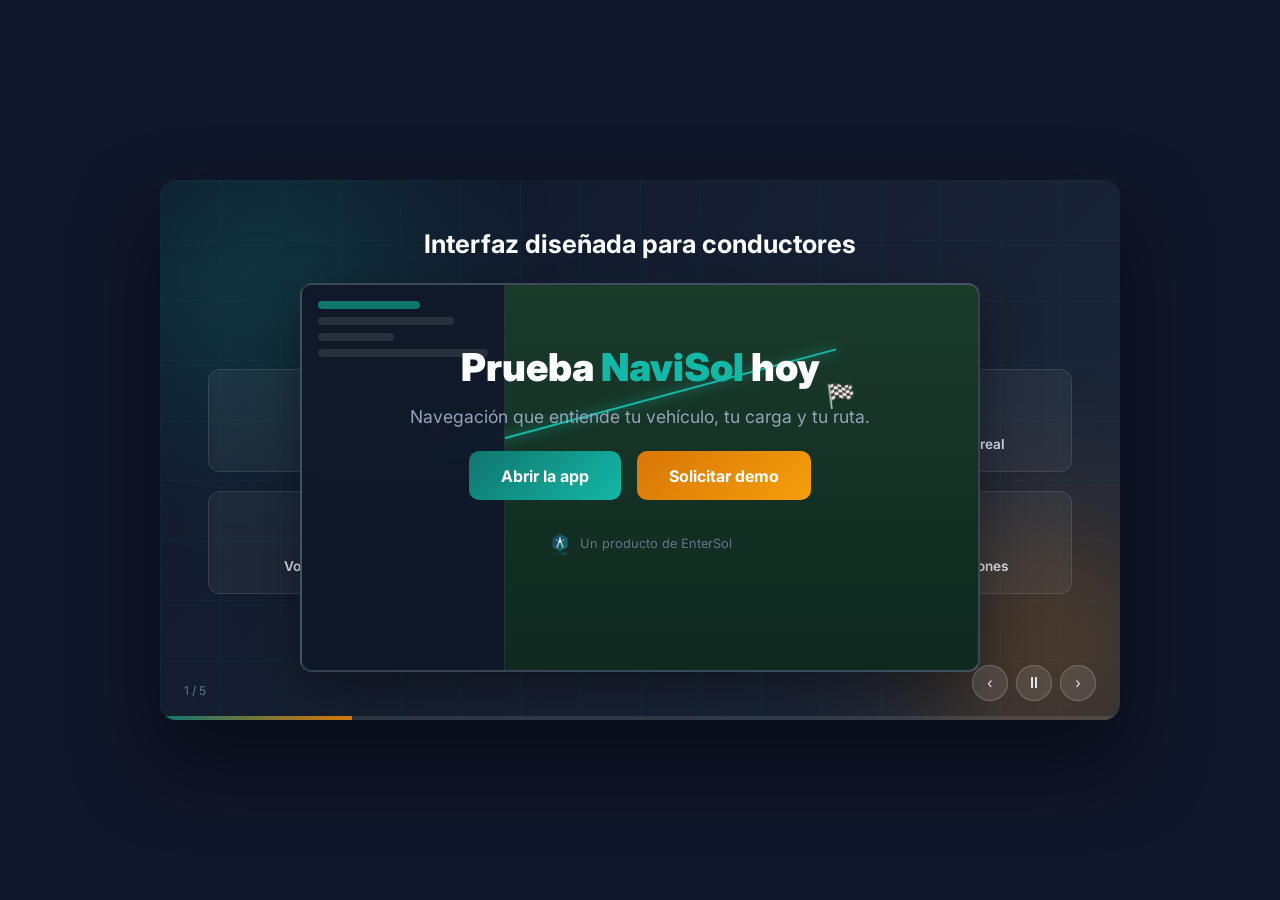
<file: navisol-presentacion.html>
<!DOCTYPE html>
<html lang="es">
<head>
  <meta charset="UTF-8">
  <meta name="viewport" content="width=device-width, initial-scale=1.0">
  <title>NaviSol — Presentación</title>
  <link rel="icon" type="image/svg+xml" href="logo-navisol.svg">
  <link rel="preconnect" href="https://fonts.googleapis.com">
  <link rel="preconnect" href="https://fonts.gstatic.com" crossorigin>
  <link href="https://fonts.googleapis.com/css2?family=Inter:wght@400;500;600;700;800;900&display=swap" rel="stylesheet">
  <style>
    *, *::before, *::after { box-sizing: border-box; margin: 0; padding: 0; }
    :root {
      --teal: #0f766e;
      --teal-light: #14b8a6;
      --amber: #d97706;
      --dark: #0f172a;
    }
    body {
      font-family: 'Inter', sans-serif;
      background: var(--dark);
      color: #fff;
      overflow: hidden;
      height: 100vh;
      display: flex;
      align-items: center;
      justify-content: center;
    }

    .presentation {
      width: 100%;
      max-width: 960px;
      aspect-ratio: 16/9;
      position: relative;
      overflow: hidden;
      border-radius: 16px;
      background: linear-gradient(135deg, #0f172a 0%, #1e293b 100%);
      box-shadow: 0 40px 80px rgba(0,0,0,0.5);
    }

    /* Background animated elements */
    .bg-grid {
      position: absolute; inset: 0;
      background-image: 
        linear-gradient(rgba(20,184,166,0.05) 1px, transparent 1px),
        linear-gradient(90deg, rgba(20,184,166,0.05) 1px, transparent 1px);
      background-size: 60px 60px;
      animation: gridMove 20s linear infinite;
    }
    @keyframes gridMove { to { background-position: 60px 60px; } }

    .bg-glow {
      position: absolute;
      border-radius: 50%;
      filter: blur(80px);
      opacity: 0.3;
      animation: pulse 4s ease-in-out infinite alternate;
    }
    .bg-glow--teal { width: 300px; height: 300px; background: var(--teal); top: -50px; left: -50px; }
    .bg-glow--amber { width: 250px; height: 250px; background: var(--amber); bottom: -50px; right: -50px; animation-delay: 2s; }
    @keyframes pulse { from { transform: scale(1); } to { transform: scale(1.2); } }

    /* Slides */
    .slide {
      position: absolute; inset: 0;
      display: flex; flex-direction: column;
      align-items: center; justify-content: center;
      padding: 3rem;
      opacity: 0;
      transform: translateY(30px);
      animation: slideIn 0.8s ease forwards;
      animation-play-state: paused;
    }

    @keyframes slideIn {
      to { opacity: 1; transform: translateY(0); }
    }
    @keyframes slideOut {
      from { opacity: 1; transform: translateY(0); }
      to { opacity: 0; transform: translateY(-30px); }
    }

    .slide.active { animation-play-state: running; }
    .slide.exit { animation: slideOut 0.6s ease forwards; }

    /* Slide 1: Logo */
    .slide-logo .logo-container {
      animation: logoReveal 1.2s ease 0.3s both;
    }
    @keyframes logoReveal {
      from { opacity: 0; transform: scale(0.8) rotate(-5deg); }
      to { opacity: 1; transform: scale(1) rotate(0); }
    }
    .slide-logo img { width: 180px; height: 180px; border-radius: 32px; box-shadow: 0 20px 60px rgba(15,118,110,0.4); }
    .slide-logo h1 {
      margin-top: 1.5rem;
      font-size: 3rem; font-weight: 900;
      background: linear-gradient(135deg, var(--teal-light), var(--amber));
      -webkit-background-clip: text; -webkit-text-fill-color: transparent;
      animation: textReveal 0.8s ease 0.8s both;
    }
    .slide-logo p {
      margin-top: 0.5rem; font-size: 1.1rem; color: #94a3b8; letter-spacing: 3px; text-transform: uppercase;
      animation: textReveal 0.8s ease 1.2s both;
    }
    @keyframes textReveal { from { opacity: 0; transform: translateY(10px); } to { opacity: 1; transform: translateY(0); } }

    /* Slide 2: Problem */
    .slide-problem h2 { font-size: 2.2rem; font-weight: 800; text-align: center; max-width: 700px; line-height: 1.3; }
    .slide-problem h2 span { color: var(--amber); }
    .slide-problem .subtitle { margin-top: 1rem; color: #94a3b8; font-size: 1.1rem; text-align: center; }

    /* Slide 3: Features */
    .slide-features h2 { font-size: 1.6rem; font-weight: 700; margin-bottom: 2rem; color: var(--teal-light); }
    .features-grid {
      display: grid; grid-template-columns: repeat(3, 1fr); gap: 1.2rem; width: 100%;
    }
    .feat-item {
      background: rgba(255,255,255,0.05);
      border: 1px solid rgba(255,255,255,0.1);
      border-radius: 12px; padding: 1.2rem; text-align: center;
      animation: featPop 0.5s ease both;
    }
    .feat-item:nth-child(1) { animation-delay: 0.2s; }
    .feat-item:nth-child(2) { animation-delay: 0.35s; }
    .feat-item:nth-child(3) { animation-delay: 0.5s; }
    .feat-item:nth-child(4) { animation-delay: 0.65s; }
    .feat-item:nth-child(5) { animation-delay: 0.8s; }
    .feat-item:nth-child(6) { animation-delay: 0.95s; }
    @keyframes featPop { from { opacity: 0; transform: scale(0.9); } to { opacity: 1; transform: scale(1); } }
    .feat-item__icon { font-size: 2rem; margin-bottom: 0.5rem; }
    .feat-item__title { font-size: 0.85rem; font-weight: 600; color: #e2e8f0; }

    /* Slide 4: Screenshot mockup */
    .slide-mockup h2 { font-size: 1.6rem; font-weight: 700; margin-bottom: 1.5rem; }
    .mockup-frame {
      width: 85%; max-width: 680px; aspect-ratio: 16/10;
      background: linear-gradient(135deg, #1e293b, #334155);
      border-radius: 12px; border: 2px solid rgba(255,255,255,0.1);
      display: flex; align-items: center; justify-content: center;
      position: relative; overflow: hidden;
      box-shadow: 0 20px 60px rgba(0,0,0,0.4);
      animation: mockupIn 0.8s ease 0.3s both;
    }
    @keyframes mockupIn { from { opacity: 0; transform: perspective(800px) rotateX(5deg) scale(0.95); } to { opacity: 1; transform: perspective(800px) rotateX(0) scale(1); } }
    .mockup-map {
      position: absolute; inset: 0;
      background: linear-gradient(180deg, #1a3a2a 0%, #0f2920 100%);
    }
    .mockup-route {
      position: absolute; top: 30%; left: 20%;
      width: 60%; height: 2px; background: var(--teal-light);
      transform: rotate(-15deg);
      box-shadow: 0 0 12px var(--teal-light);
      animation: routeDraw 2s ease 0.8s both;
    }
    @keyframes routeDraw { from { width: 0; } to { width: 60%; } }
    .mockup-pin {
      position: absolute; font-size: 1.5rem;
      animation: pinDrop 0.4s ease both;
    }
    .mockup-pin--start { top: 35%; left: 18%; animation-delay: 1.5s; }
    .mockup-pin--end { top: 25%; right: 18%; animation-delay: 1.8s; }
    @keyframes pinDrop { from { opacity: 0; transform: translateY(-20px); } to { opacity: 1; transform: translateY(0); } }
    .mockup-sidebar {
      position: absolute; left: 0; top: 0; bottom: 0; width: 30%;
      background: rgba(15,23,42,0.9); backdrop-filter: blur(8px);
      border-right: 1px solid rgba(255,255,255,0.1);
      padding: 1rem; display: flex; flex-direction: column; gap: 0.5rem;
    }
    .mockup-sidebar__pill {
      height: 8px; border-radius: 4px; background: rgba(255,255,255,0.1);
    }
    .mockup-sidebar__pill:first-child { width: 60%; background: var(--teal); }
    .mockup-sidebar__pill:nth-child(2) { width: 80%; }
    .mockup-sidebar__pill:nth-child(3) { width: 45%; }

    /* Slide 5: CTA */
    .slide-cta h2 { font-size: 2.4rem; font-weight: 900; text-align: center; margin-bottom: 1rem; }
    .slide-cta h2 span { color: var(--teal-light); }
    .slide-cta .cta-buttons { display: flex; gap: 1rem; margin-top: 1.5rem; }
    .slide-cta .btn {
      padding: 0.9rem 2rem; border-radius: 10px; font-weight: 700; font-size: 1rem;
      text-decoration: none; transition: transform 0.2s;
    }
    .slide-cta .btn:hover { transform: translateY(-2px); }
    .slide-cta .btn--primary { background: linear-gradient(135deg, var(--teal), var(--teal-light)); color: #fff; }
    .slide-cta .btn--amber { background: linear-gradient(135deg, var(--amber), #f59e0b); color: #fff; }
    .slide-cta .brand { margin-top: 2rem; display: flex; align-items: center; gap: 0.5rem; color: #64748b; font-size: 0.8rem; }
    .slide-cta .brand img { width: 24px; height: 24px; border-radius: 6px; }

    /* Progress bar */
    .progress {
      position: absolute; bottom: 0; left: 0; right: 0; height: 4px;
      background: rgba(255,255,255,0.1);
    }
    .progress__bar {
      height: 100%; background: linear-gradient(90deg, var(--teal), var(--amber));
      width: 0%; transition: width 0.3s;
    }

    /* Controls */
    .controls {
      position: absolute; bottom: 1.2rem; right: 1.5rem;
      display: flex; gap: 0.5rem; z-index: 10;
    }
    .controls button {
      width: 36px; height: 36px; border-radius: 50%;
      background: rgba(255,255,255,0.1); border: 1px solid rgba(255,255,255,0.2);
      color: #e2e8f0; font-size: 1rem; cursor: pointer;
      display: flex; align-items: center; justify-content: center;
      transition: background 0.2s;
    }
    .controls button:hover { background: rgba(255,255,255,0.2); }

    .slide-counter {
      position: absolute; bottom: 1.4rem; left: 1.5rem;
      font-size: 0.75rem; color: #64748b; z-index: 10;
    }
  </style>
</head>
<body>
  <div class="presentation" id="presentation">
    <div class="bg-grid"></div>
    <div class="bg-glow bg-glow--teal"></div>
    <div class="bg-glow bg-glow--amber"></div>

    <!-- Slide 1: Logo reveal -->
    <div class="slide slide-logo active" data-slide="0">
      <div class="logo-container">
        <img src="logo-navisol.svg" alt="NaviSol">
      </div>
      <h1>NaviSol</h1>
      <p>Navegación profesional</p>
    </div>

    <!-- Slide 2: Problem statement -->
    <div class="slide slide-problem" data-slide="1">
      <h2>Los navegadores convencionales <span>no entienden</span> el transporte pesado</h2>
      <p class="subtitle">Puentes bajos, restricciones de peso, normativa ADR, zonas prohibidas...</p>
    </div>

    <!-- Slide 3: Features -->
    <div class="slide slide-features" data-slide="2">
      <h2>Funcionalidades clave</h2>
      <div class="features-grid">
        <div class="feat-item">
          <div class="feat-item__icon">⚠️</div>
          <div class="feat-item__title">Rutas ADR</div>
        </div>
        <div class="feat-item">
          <div class="feat-item__icon">🚛</div>
          <div class="feat-item__title">Perfiles por MMA</div>
        </div>
        <div class="feat-item">
          <div class="feat-item__icon">🚦</div>
          <div class="feat-item__title">Tráfico en tiempo real</div>
        </div>
        <div class="feat-item">
          <div class="feat-item__icon">🗣️</div>
          <div class="feat-item__title">Voz de navegación</div>
        </div>
        <div class="feat-item">
          <div class="feat-item__icon">📴</div>
          <div class="feat-item__title">Modo offline</div>
        </div>
        <div class="feat-item">
          <div class="feat-item__icon">🗺️</div>
          <div class="feat-item__title">Capas de restricciones</div>
        </div>
      </div>
    </div>

    <!-- Slide 4: App mockup -->
    <div class="slide slide-mockup" data-slide="3">
      <h2>Interfaz diseñada para conductores</h2>
      <div class="mockup-frame">
        <div class="mockup-map"></div>
        <div class="mockup-route"></div>
        <div class="mockup-pin mockup-pin--start">📍</div>
        <div class="mockup-pin mockup-pin--end">🏁</div>
        <div class="mockup-sidebar">
          <div class="mockup-sidebar__pill"></div>
          <div class="mockup-sidebar__pill"></div>
          <div class="mockup-sidebar__pill"></div>
          <div class="mockup-sidebar__pill"></div>
        </div>
      </div>
    </div>

    <!-- Slide 5: CTA -->
    <div class="slide slide-cta" data-slide="4">
      <h2>Prueba <span>NaviSol</span> hoy</h2>
      <p style="color:#94a3b8; font-size:1.1rem;">Navegación que entiende tu vehículo, tu carga y tu ruta.</p>
      <div class="cta-buttons">
        <a href="https://logsol-b0ff9.web.app" target="_blank" class="btn btn--primary">Abrir la app</a>
        <a href="mailto:info@entersol.es" class="btn btn--amber">Solicitar demo</a>
      </div>
      <div class="brand">
        <img src="logo-entersol-square.svg" alt="EnterSol">
        Un producto de EnterSol
      </div>
    </div>

    <!-- Progress -->
    <div class="progress">
      <div class="progress__bar" id="progressBar"></div>
    </div>

    <!-- Controls -->
    <div class="slide-counter" id="slideCounter">1 / 5</div>
    <div class="controls">
      <button id="prevBtn" aria-label="Anterior">‹</button>
      <button id="playBtn" aria-label="Play/Pause">▶</button>
      <button id="nextBtn" aria-label="Siguiente">›</button>
    </div>
  </div>

  <script>
    const slides = document.querySelectorAll('.slide');
    const progressBar = document.getElementById('progressBar');
    const slideCounter = document.getElementById('slideCounter');
    const playBtn = document.getElementById('playBtn');
    let current = 0;
    let autoplay = null;
    const DURATION = 5000;

    function goTo(index) {
      slides[current].classList.remove('active');
      slides[current].classList.add('exit');
      setTimeout(() => slides[current].classList.remove('exit'), 600);
      
      current = (index + slides.length) % slides.length;
      slides[current].classList.add('active');
      
      progressBar.style.width = ((current + 1) / slides.length * 100) + '%';
      slideCounter.textContent = (current + 1) + ' / ' + slides.length;
    }

    function next() { goTo(current + 1); }
    function prev() { goTo(current - 1); }

    function startAutoplay() {
      autoplay = setInterval(next, DURATION);
      playBtn.textContent = '⏸';
    }
    function stopAutoplay() {
      clearInterval(autoplay);
      autoplay = null;
      playBtn.textContent = '▶';
    }

    document.getElementById('nextBtn').addEventListener('click', () => { stopAutoplay(); next(); });
    document.getElementById('prevBtn').addEventListener('click', () => { stopAutoplay(); prev(); });
    playBtn.addEventListener('click', () => { autoplay ? stopAutoplay() : startAutoplay(); });

    // Keyboard
    document.addEventListener('keydown', (e) => {
      if (e.key === 'ArrowRight' || e.key === ' ') { e.preventDefault(); stopAutoplay(); next(); }
      if (e.key === 'ArrowLeft') { stopAutoplay(); prev(); }
    });

    // Init
    progressBar.style.width = '20%';
    startAutoplay();
  </script>
</body>
</html>
</file>
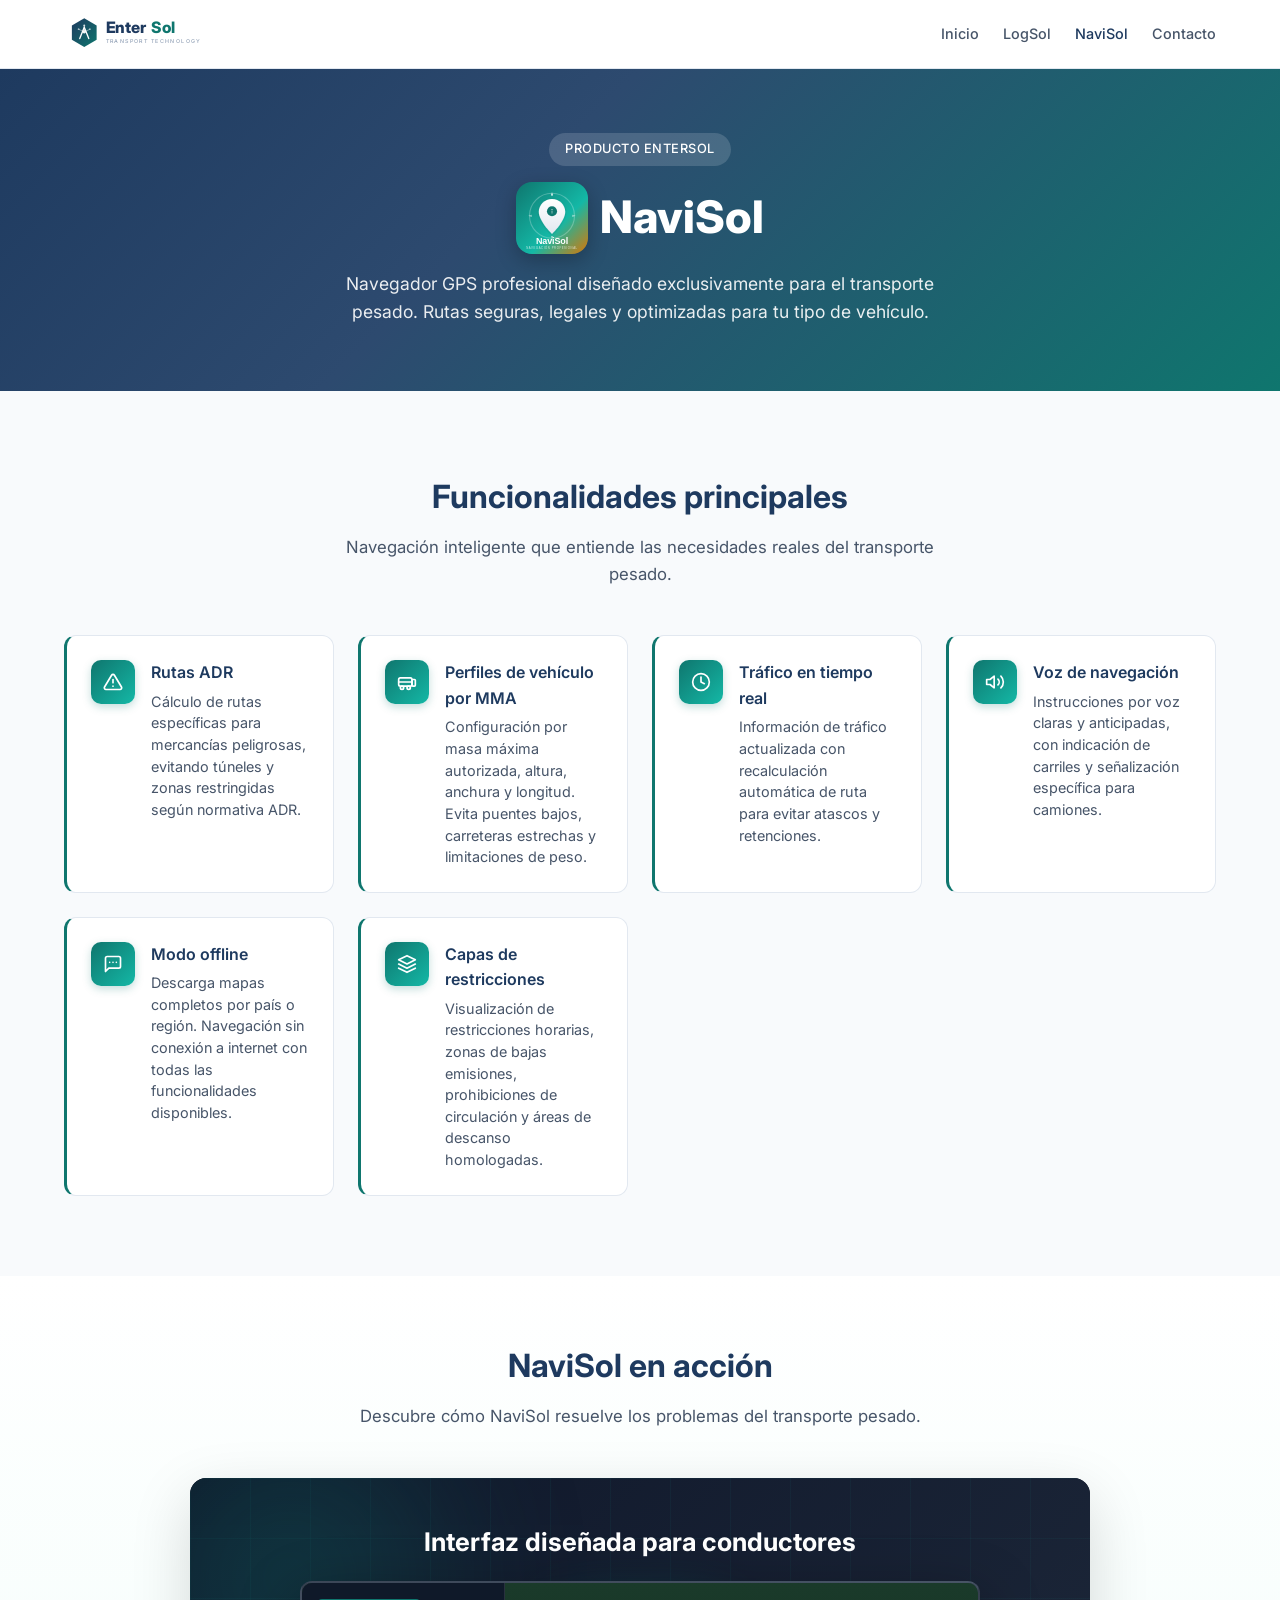
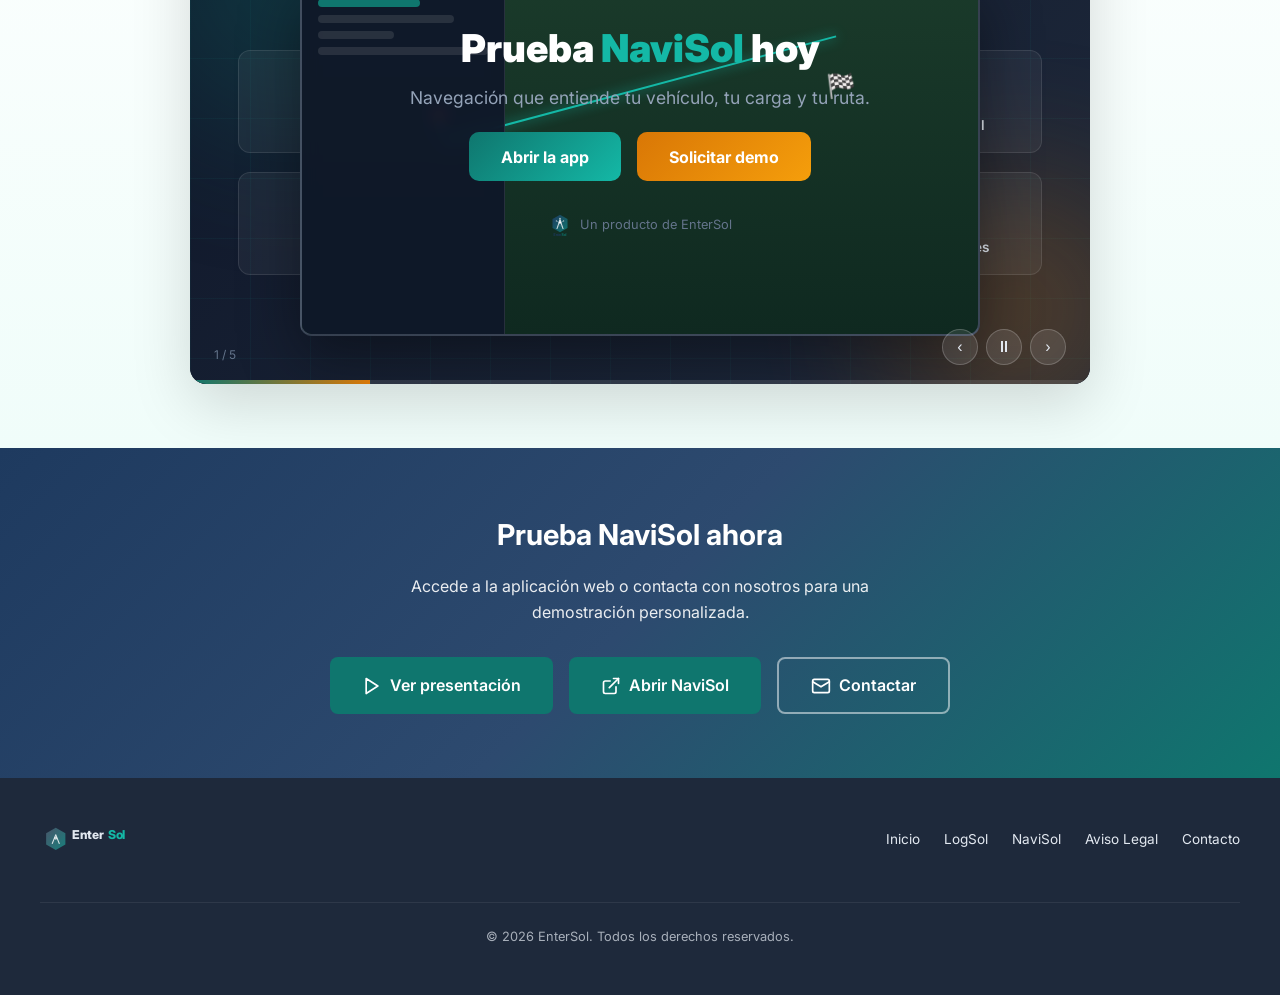
<file: navisol.html>
<!DOCTYPE html>
<html lang="es">
<head>
  <meta charset="UTF-8">
  <meta name="viewport" content="width=device-width, initial-scale=1.0">
  <meta name="description" content="NaviSol - Navegador GPS profesional para transporte pesado. Rutas ADR, perfiles por MMA, tráfico en tiempo real y modo offline.">
  <title>NaviSol | Navegador GPS Profesional - EnterSol</title>
  <link rel="icon" type="image/svg+xml" href="logo-navisol.svg">
  <link rel="preconnect" href="https://fonts.googleapis.com">
  <link rel="preconnect" href="https://fonts.gstatic.com" crossorigin>
  <link href="https://fonts.googleapis.com/css2?family=Inter:wght@400;500;600;700;800&display=swap" rel="stylesheet">
  <link rel="stylesheet" href="styles.css">
</head>
<body>

  <!-- Header -->
  <header class="header">
    <div class="header__inner">
      <a href="index.html" class="header__logo">
        <svg viewBox="0 0 320 64" fill="none" xmlns="http://www.w3.org/2000/svg">
          <defs><linearGradient id="hg" x1="0" y1="0" x2="1" y2="1"><stop offset="0%" stop-color="#1e3a5f"/><stop offset="100%" stop-color="#0f766e"/></linearGradient></defs>
          <g transform="translate(6, 2)">
            <path d="M30 2L52 14.7V40.3L30 53 8 40.3V14.7Z" fill="url(#hg)"/>
            <path d="M22 38L30 18L38 38" stroke="white" stroke-width="2.4" fill="none" stroke-linecap="round" stroke-linejoin="round"/>
            <circle cx="30" cy="26" r="3.2" fill="white" opacity="0.95"/>
            <line x1="30" y1="22.8" x2="30" y2="16" stroke="white" stroke-width="1.6" stroke-linecap="round" opacity="0.7"/>
            <line x1="33" y1="25" x2="39" y2="22" stroke="white" stroke-width="1.4" stroke-linecap="round" opacity="0.55"/>
            <line x1="27" y1="25" x2="21" y2="22" stroke="white" stroke-width="1.4" stroke-linecap="round" opacity="0.55"/>
            <circle cx="30" cy="15" r="1.8" fill="white" opacity="0.8"/>
            <circle cx="40" cy="21.5" r="1.6" fill="white" opacity="0.6"/>
            <circle cx="20" cy="21.5" r="1.6" fill="white" opacity="0.6"/>
          </g>
          <text x="74" y="30" font-family="Inter, 'Segoe UI', Arial, sans-serif" font-size="28" font-weight="800" letter-spacing="-0.5" fill="#1e3a5f">Enter</text>
          <text x="155" y="30" font-family="Inter, 'Segoe UI', Arial, sans-serif" font-size="28" font-weight="800" letter-spacing="-0.5" fill="#0f766e">Sol</text>
          <text x="74" y="48" font-family="Inter, 'Segoe UI', Arial, sans-serif" font-size="9.5" font-weight="500" letter-spacing="2.5" fill="#94a3b8">TRANSPORT TECHNOLOGY</text>
        </svg>
      </a>
      <button class="nav__toggle" aria-label="Menú" onclick="document.querySelector('.nav').classList.toggle('nav--open')">
        <svg width="24" height="24" viewBox="0 0 24 24" fill="none" stroke="#1e3a5f" stroke-width="2" stroke-linecap="round">
          <line x1="3" y1="6" x2="21" y2="6"/><line x1="3" y1="12" x2="21" y2="12"/><line x1="3" y1="18" x2="21" y2="18"/>
        </svg>
      </button>
      <nav class="nav">
        <a href="index.html" class="nav__link">Inicio</a>
        <a href="logsol.html" class="nav__link">LogSol</a>
        <a href="navisol.html" class="nav__link nav__link--active">NaviSol</a>
        <a href="index.html#contacto" class="nav__link">Contacto</a>
      </nav>
    </div>
  </header>

  <!-- Page Hero -->
  <section class="page-hero">
    <span class="page-hero__badge">Producto EnterSol</span>
    <h1 class="page-hero__title">
      <img src="logo-navisol.svg" alt="NaviSol" class="page-hero__logo">
      NaviSol
    </h1>
    <p class="page-hero__desc">Navegador GPS profesional diseñado exclusivamente para el transporte pesado. Rutas seguras, legales y optimizadas para tu tipo de vehículo.</p>
  </section>

  <!-- Features -->
  <section class="section">
    <div class="section__header">
      <h2 class="section__title">Funcionalidades principales</h2>
      <p class="section__desc">Navegación inteligente que entiende las necesidades reales del transporte pesado.</p>
    </div>
    <div class="features">
      <!-- Rutas ADR -->
      <div class="feature">
        <div class="feature__icon">
          <svg viewBox="0 0 24 24"><path d="M10.29 3.86L1.82 18a2 2 0 001.71 3h16.94a2 2 0 001.71-3L13.71 3.86a2 2 0 00-3.42 0z"/><line x1="12" y1="9" x2="12" y2="13"/><line x1="12" y1="17" x2="12.01" y2="17"/></svg>
        </div>
        <div class="feature__text">
          <h3>Rutas ADR</h3>
          <p>Cálculo de rutas específicas para mercancías peligrosas, evitando túneles y zonas restringidas según normativa ADR.</p>
        </div>
      </div>
      <!-- Perfiles por MMA -->
      <div class="feature">
        <div class="feature__icon">
          <svg viewBox="0 0 24 24"><rect x="2" y="7" width="16" height="10" rx="2"/><rect x="18" y="9" width="4" height="8" rx="1"/><circle cx="6" cy="19" r="2"/><circle cx="14" cy="19" r="2"/><path d="M2 12h16"/></svg>
        </div>
        <div class="feature__text">
          <h3>Perfiles de vehículo por MMA</h3>
          <p>Configuración por masa máxima autorizada, altura, anchura y longitud. Evita puentes bajos, carreteras estrechas y limitaciones de peso.</p>
        </div>
      </div>
      <!-- Tráfico en tiempo real -->
      <div class="feature">
        <div class="feature__icon">
          <svg viewBox="0 0 24 24"><circle cx="12" cy="12" r="10"/><path d="M12 6v6l4 2"/></svg>
        </div>
        <div class="feature__text">
          <h3>Tráfico en tiempo real</h3>
          <p>Información de tráfico actualizada con recalculación automática de ruta para evitar atascos y retenciones.</p>
        </div>
      </div>
      <!-- Voz de navegación -->
      <div class="feature">
        <div class="feature__icon">
          <svg viewBox="0 0 24 24"><polygon points="11 5 6 9 2 9 2 15 6 15 11 19 11 5"/><path d="M15.54 8.46a5 5 0 010 7.07"/><path d="M19.07 4.93a10 10 0 010 14.14"/></svg>
        </div>
        <div class="feature__text">
          <h3>Voz de navegación</h3>
          <p>Instrucciones por voz claras y anticipadas, con indicación de carriles y señalización específica para camiones.</p>
        </div>
      </div>
      <!-- Modo offline -->
      <div class="feature">
        <div class="feature__icon">
          <svg viewBox="0 0 24 24"><path d="M21 15a2 2 0 01-2 2H7l-4 4V5a2 2 0 012-2h14a2 2 0 012 2z"/><path d="M8 10h.01M12 10h.01M16 10h.01"/></svg>
        </div>
        <div class="feature__text">
          <h3>Modo offline</h3>
          <p>Descarga mapas completos por país o región. Navegación sin conexión a internet con todas las funcionalidades disponibles.</p>
        </div>
      </div>
      <!-- Capas de restricciones -->
      <div class="feature">
        <div class="feature__icon">
          <svg viewBox="0 0 24 24"><polygon points="12 2 2 7 12 12 22 7 12 2"/><polyline points="2 17 12 22 22 17"/><polyline points="2 12 12 17 22 12"/></svg>
        </div>
        <div class="feature__text">
          <h3>Capas de restricciones</h3>
          <p>Visualización de restricciones horarias, zonas de bajas emisiones, prohibiciones de circulación y áreas de descanso homologadas.</p>
        </div>
      </div>
    </div>
  </section>

  <!-- Video Presentación -->
  <section class="section--alt" style="padding: 4rem 1.5rem;">
    <div class="section__inner">
      <div class="section__header">
        <h2 class="section__title">NaviSol en acción</h2>
        <p class="section__desc">Descubre cómo NaviSol resuelve los problemas del transporte pesado.</p>
      </div>
      <div style="max-width: 900px; margin: 0 auto; border-radius: 16px; overflow: hidden; box-shadow: 0 20px 60px rgba(0,0,0,0.15); aspect-ratio: 16/9;">
        <iframe src="navisol-presentacion.html" style="width: 100%; height: 100%; border: none;" title="Presentación NaviSol"></iframe>
      </div>
    </div>
  </section>

  <!-- CTA -->
  <section class="cta-section">
    <h2 class="cta-section__title">Prueba NaviSol ahora</h2>
    <p class="cta-section__desc">Accede a la aplicación web o contacta con nosotros para una demostración personalizada.</p>
    <div style="display: flex; gap: 1rem; justify-content: center; flex-wrap: wrap;">
      <a href="navisol-presentacion.html" class="btn btn--accent">
        <svg width="20" height="20" viewBox="0 0 24 24" fill="none" stroke="currentColor" stroke-width="2" stroke-linecap="round" stroke-linejoin="round"><polygon points="5 3 19 12 5 21 5 3"/></svg>
        Ver presentación
      </a>
      <a href="https://logsol-b0ff9.web.app" target="_blank" rel="noopener" class="btn btn--accent">
        <svg width="20" height="20" viewBox="0 0 24 24" fill="none" stroke="currentColor" stroke-width="2" stroke-linecap="round" stroke-linejoin="round"><path d="M18 13v6a2 2 0 01-2 2H5a2 2 0 01-2-2V8a2 2 0 012-2h6"/><polyline points="15 3 21 3 21 9"/><line x1="10" y1="14" x2="21" y2="3"/></svg>
        Abrir NaviSol
      </a>
      <a href="mailto:info@entersol.es" class="btn btn--outline">
        <svg width="20" height="20" viewBox="0 0 24 24" fill="none" stroke="currentColor" stroke-width="2" stroke-linecap="round" stroke-linejoin="round"><rect x="2" y="4" width="20" height="16" rx="2"/><path d="M22 7l-10 6L2 7"/></svg>
        Contactar
      </a>
    </div>
  </section>

  <!-- Footer -->
  <footer class="footer">
    <div class="footer__inner">
      <div class="footer__logo">
        <svg viewBox="0 0 320 64" fill="none" xmlns="http://www.w3.org/2000/svg">
          <defs><linearGradient id="fg" x1="0" y1="0" x2="1" y2="1"><stop offset="0%" stop-color="#64748b"/><stop offset="100%" stop-color="#14b8a6"/></linearGradient></defs>
          <g transform="translate(6, 2)">
            <path d="M30 2L52 14.7V40.3L30 53 8 40.3V14.7Z" fill="url(#fg)" opacity="0.6"/>
            <path d="M22 38L30 18L38 38" stroke="white" stroke-width="2.4" fill="none" stroke-linecap="round" stroke-linejoin="round" opacity="0.8"/>
            <circle cx="30" cy="26" r="3.2" fill="white" opacity="0.7"/>
          </g>
          <text x="74" y="30" font-family="Inter, 'Segoe UI', Arial, sans-serif" font-size="28" font-weight="800" letter-spacing="-0.5" fill="#e2e8f0">Enter</text>
          <text x="155" y="30" font-family="Inter, 'Segoe UI', Arial, sans-serif" font-size="28" font-weight="800" letter-spacing="-0.5" fill="#14b8a6">Sol</text>
        </svg>
      </div>
      <div class="footer__links">
        <a href="index.html">Inicio</a>
        <a href="logsol.html">LogSol</a>
        <a href="navisol.html">NaviSol</a>
        <a href="legal.html">Aviso Legal</a>
        <a href="mailto:info@entersol.es">Contacto</a>
      </div>
      <p class="footer__copy">&copy; 2026 EnterSol. Todos los derechos reservados.</p>
    </div>
  </footer>

</body>
</html>
</file>
<file: styles.css>
/* === EnterSol Corporate Website === */
/* Reset & Base */
*, *::before, *::after {
  box-sizing: border-box;
  margin: 0;
  padding: 0;
}

:root {
  --color-primary: #1e3a5f;
  --color-accent: #0f766e;
  --color-accent-light: #14b8a6;
  --color-bg: #f8fafc;
  --color-white: #ffffff;
  --color-gray-100: #f1f5f9;
  --color-gray-200: #e2e8f0;
  --color-gray-600: #475569;
  --color-gray-800: #1e293b;
  --font-body: 'Inter', -apple-system, BlinkMacSystemFont, 'Segoe UI', sans-serif;
  --max-width: 1200px;
  --radius: 12px;
  --shadow: 0 4px 6px -1px rgb(0 0 0 / 0.07), 0 2px 4px -2px rgb(0 0 0 / 0.05);
  --shadow-lg: 0 10px 15px -3px rgb(0 0 0 / 0.08), 0 4px 6px -4px rgb(0 0 0 / 0.05);
}

html {
  scroll-behavior: smooth;
}

body {
  font-family: var(--font-body);
  color: var(--color-gray-800);
  background: var(--color-bg);
  line-height: 1.6;
  -webkit-font-smoothing: antialiased;
}

a {
  color: inherit;
  text-decoration: none;
}

img, svg {
  display: block;
  max-width: 100%;
}

/* === Header / Nav === */
.header {
  background: var(--color-white);
  border-bottom: 1px solid var(--color-gray-200);
  position: sticky;
  top: 0;
  z-index: 100;
}

.header__inner {
  max-width: var(--max-width);
  margin: 0 auto;
  padding: 1rem 1.5rem;
  display: flex;
  align-items: center;
  justify-content: space-between;
}

.header__logo svg {
  height: 36px;
  width: auto;
}

.nav {
  display: flex;
  gap: 1.5rem;
  align-items: center;
}

.nav__link {
  font-size: 0.9rem;
  font-weight: 500;
  color: var(--color-gray-600);
  transition: color 0.2s;
  padding: 0.4rem 0;
}

.nav__link:hover,
.nav__link--active {
  color: var(--color-primary);
}

.nav__toggle {
  display: none;
  background: none;
  border: none;
  cursor: pointer;
  padding: 0.5rem;
}

/* === Hero === */
.hero {
  background: linear-gradient(135deg, var(--color-primary) 0%, #2d4a6f 50%, var(--color-accent) 100%);
  color: var(--color-white);
  padding: 5rem 1.5rem;
  text-align: center;
}

.hero__title {
  font-size: clamp(2rem, 5vw, 3.2rem);
  font-weight: 800;
  margin-bottom: 1rem;
  line-height: 1.2;
}

.hero__subtitle {
  font-size: clamp(1rem, 2.5vw, 1.25rem);
  opacity: 0.9;
  max-width: 650px;
  margin: 0 auto 2rem;
  font-weight: 400;
}

.hero__cta {
  display: inline-flex;
  align-items: center;
  gap: 0.5rem;
  background: var(--color-accent);
  color: var(--color-white);
  padding: 0.85rem 2rem;
  border-radius: 8px;
  font-weight: 600;
  font-size: 1rem;
  transition: background 0.2s, transform 0.2s;
}

.hero__cta:hover {
  background: var(--color-accent-light);
  transform: translateY(-1px);
}

/* === Sections === */
.section {
  padding: 5rem 1.5rem;
  max-width: var(--max-width);
  margin: 0 auto;
}

.section--alt {
  background: linear-gradient(180deg, var(--color-white) 0%, #f0fdfa 100%);
  max-width: 100%;
  padding-left: 1.5rem;
  padding-right: 1.5rem;
}

.section--alt .section__inner {
  max-width: var(--max-width);
  margin: 0 auto;
}

.section__header {
  text-align: center;
  margin-bottom: 3rem;
}

.section__title {
  font-size: 2rem;
  font-weight: 700;
  color: var(--color-primary);
  margin-bottom: 0.75rem;
}

.section__desc {
  color: var(--color-gray-600);
  max-width: 600px;
  margin: 0 auto;
  font-size: 1.05rem;
}

/* === Product Cards === */
.products {
  display: grid;
  grid-template-columns: repeat(auto-fit, minmax(300px, 1fr));
  gap: 2rem;
}

.product-card {
  background: var(--color-white);
  border-radius: var(--radius);
  padding: 2.5rem 2rem;
  box-shadow: var(--shadow);
  transition: box-shadow 0.3s, transform 0.3s;
  display: flex;
  flex-direction: column;
  border: 1px solid var(--color-gray-200);
  border-top: 4px solid var(--color-accent);
}

.product-card:hover {
  box-shadow: var(--shadow-lg);
  transform: translateY(-4px);
}

.product-card__icon {
  width: 80px;
  height: 80px;
  margin-bottom: 1.5rem;
  border-radius: 16px;
  box-shadow: 0 4px 12px rgba(15, 118, 110, 0.2);
}

.product-card__name {
  font-size: 1.4rem;
  font-weight: 700;
  color: var(--color-primary);
  margin-bottom: 0.75rem;
}

.product-card__desc {
  color: var(--color-gray-600);
  flex: 1;
  margin-bottom: 1.5rem;
  line-height: 1.7;
}

.product-card__link {
  display: inline-flex;
  align-items: center;
  gap: 0.4rem;
  color: var(--color-accent);
  font-weight: 600;
  font-size: 0.95rem;
  transition: gap 0.2s;
}

.product-card__link:hover {
  gap: 0.7rem;
}

/* === Feature List (subpages) === */
.features {
  display: grid;
  grid-template-columns: repeat(auto-fit, minmax(260px, 1fr));
  gap: 1.5rem;
  margin-top: 2rem;
}

.feature {
  display: flex;
  gap: 1rem;
  align-items: flex-start;
  padding: 1.5rem;
  background: var(--color-white);
  border-radius: var(--radius);
  border: 1px solid var(--color-gray-200);
  border-left: 3px solid var(--color-accent);
  transition: transform 0.2s, box-shadow 0.2s;
}

.feature:hover {
  transform: translateY(-2px);
  box-shadow: var(--shadow);
}

.feature__icon {
  flex-shrink: 0;
  width: 44px;
  height: 44px;
  background: linear-gradient(135deg, var(--color-accent), var(--color-accent-light));
  border-radius: 10px;
  display: flex;
  align-items: center;
  justify-content: center;
  box-shadow: 0 3px 8px rgba(15, 118, 110, 0.25);
}

.feature__icon svg {
  width: 20px;
  height: 20px;
  stroke: white;
  fill: none;
  stroke-width: 2;
  stroke-linecap: round;
  stroke-linejoin: round;
}

.feature__text h3 {
  font-size: 1rem;
  font-weight: 600;
  color: var(--color-primary);
  margin-bottom: 0.3rem;
}

.feature__text p {
  font-size: 0.9rem;
  color: var(--color-gray-600);
  line-height: 1.5;
}

/* === CTA Section === */
.cta-section {
  text-align: center;
  padding: 4rem 1.5rem;
  background: linear-gradient(135deg, var(--color-primary) 0%, #2d4a6f 50%, var(--color-accent) 100%);
  color: var(--color-white);
}

.cta-section__title {
  font-size: 1.8rem;
  font-weight: 700;
  margin-bottom: 1rem;
}

.cta-section__desc {
  opacity: 0.9;
  margin-bottom: 2rem;
  max-width: 500px;
  margin-left: auto;
  margin-right: auto;
}

.btn {
  display: inline-flex;
  align-items: center;
  gap: 0.5rem;
  padding: 0.85rem 2rem;
  border-radius: 8px;
  font-weight: 600;
  font-size: 1rem;
  transition: background 0.2s, transform 0.2s;
  border: none;
  cursor: pointer;
}

.btn--accent {
  background: var(--color-accent);
  color: var(--color-white);
}

.btn--accent:hover {
  background: var(--color-accent-light);
  transform: translateY(-1px);
}

.btn--outline {
  background: transparent;
  color: var(--color-white);
  border: 2px solid rgba(255,255,255,0.5);
}

.btn--outline:hover {
  border-color: var(--color-white);
  background: rgba(255,255,255,0.1);
}

/* === Footer === */
.footer {
  background: var(--color-gray-800);
  color: var(--color-gray-200);
  padding: 3rem 1.5rem;
}

.footer__inner {
  max-width: var(--max-width);
  margin: 0 auto;
  display: flex;
  flex-wrap: wrap;
  justify-content: space-between;
  align-items: center;
  gap: 1.5rem;
}

.footer__logo svg {
  height: 28px;
  width: auto;
}

.footer__links {
  display: flex;
  gap: 1.5rem;
}

.footer__links a {
  font-size: 0.85rem;
  color: var(--color-gray-200);
  transition: color 0.2s;
}

.footer__links a:hover {
  color: var(--color-white);
}

.footer__copy {
  width: 100%;
  text-align: center;
  font-size: 0.8rem;
  opacity: 0.7;
  margin-top: 1.5rem;
  padding-top: 1.5rem;
  border-top: 1px solid rgba(255,255,255,0.1);
}

/* === Page Header (subpages) === */
.page-hero {
  background: linear-gradient(135deg, var(--color-primary) 0%, #2d4a6f 40%, var(--color-accent) 100%);
  color: var(--color-white);
  padding: 4rem 1.5rem;
  text-align: center;
}

.page-hero__badge {
  display: inline-block;
  background: rgba(255,255,255,0.15);
  padding: 0.4rem 1rem;
  border-radius: 20px;
  font-size: 0.8rem;
  font-weight: 500;
  margin-bottom: 1rem;
  text-transform: uppercase;
  letter-spacing: 0.5px;
}

.page-hero__title {
  font-size: clamp(1.8rem, 4vw, 2.8rem);
  font-weight: 800;
  margin-bottom: 1rem;
  display: flex;
  align-items: center;
  justify-content: center;
  gap: 0.75rem;
}

.page-hero__logo {
  width: 72px;
  height: 72px;
  border-radius: 16px;
  box-shadow: 0 6px 20px rgba(0,0,0,0.25);
}

.page-hero__desc {
  font-size: 1.1rem;
  opacity: 0.9;
  max-width: 600px;
  margin: 0 auto;
}

/* === Responsive === */
@media (max-width: 768px) {
  .nav {
    display: none;
    position: absolute;
    top: 100%;
    left: 0;
    right: 0;
    background: var(--color-white);
    flex-direction: column;
    padding: 1rem 1.5rem;
    border-bottom: 1px solid var(--color-gray-200);
    box-shadow: var(--shadow);
  }

  .nav--open {
    display: flex;
  }

  .nav__toggle {
    display: block;
  }

  .hero {
    padding: 3.5rem 1.5rem;
  }

  .products {
    grid-template-columns: 1fr;
  }

  .features {
    grid-template-columns: 1fr;
  }

  .footer__inner {
    flex-direction: column;
    text-align: center;
  }
}
</file>
